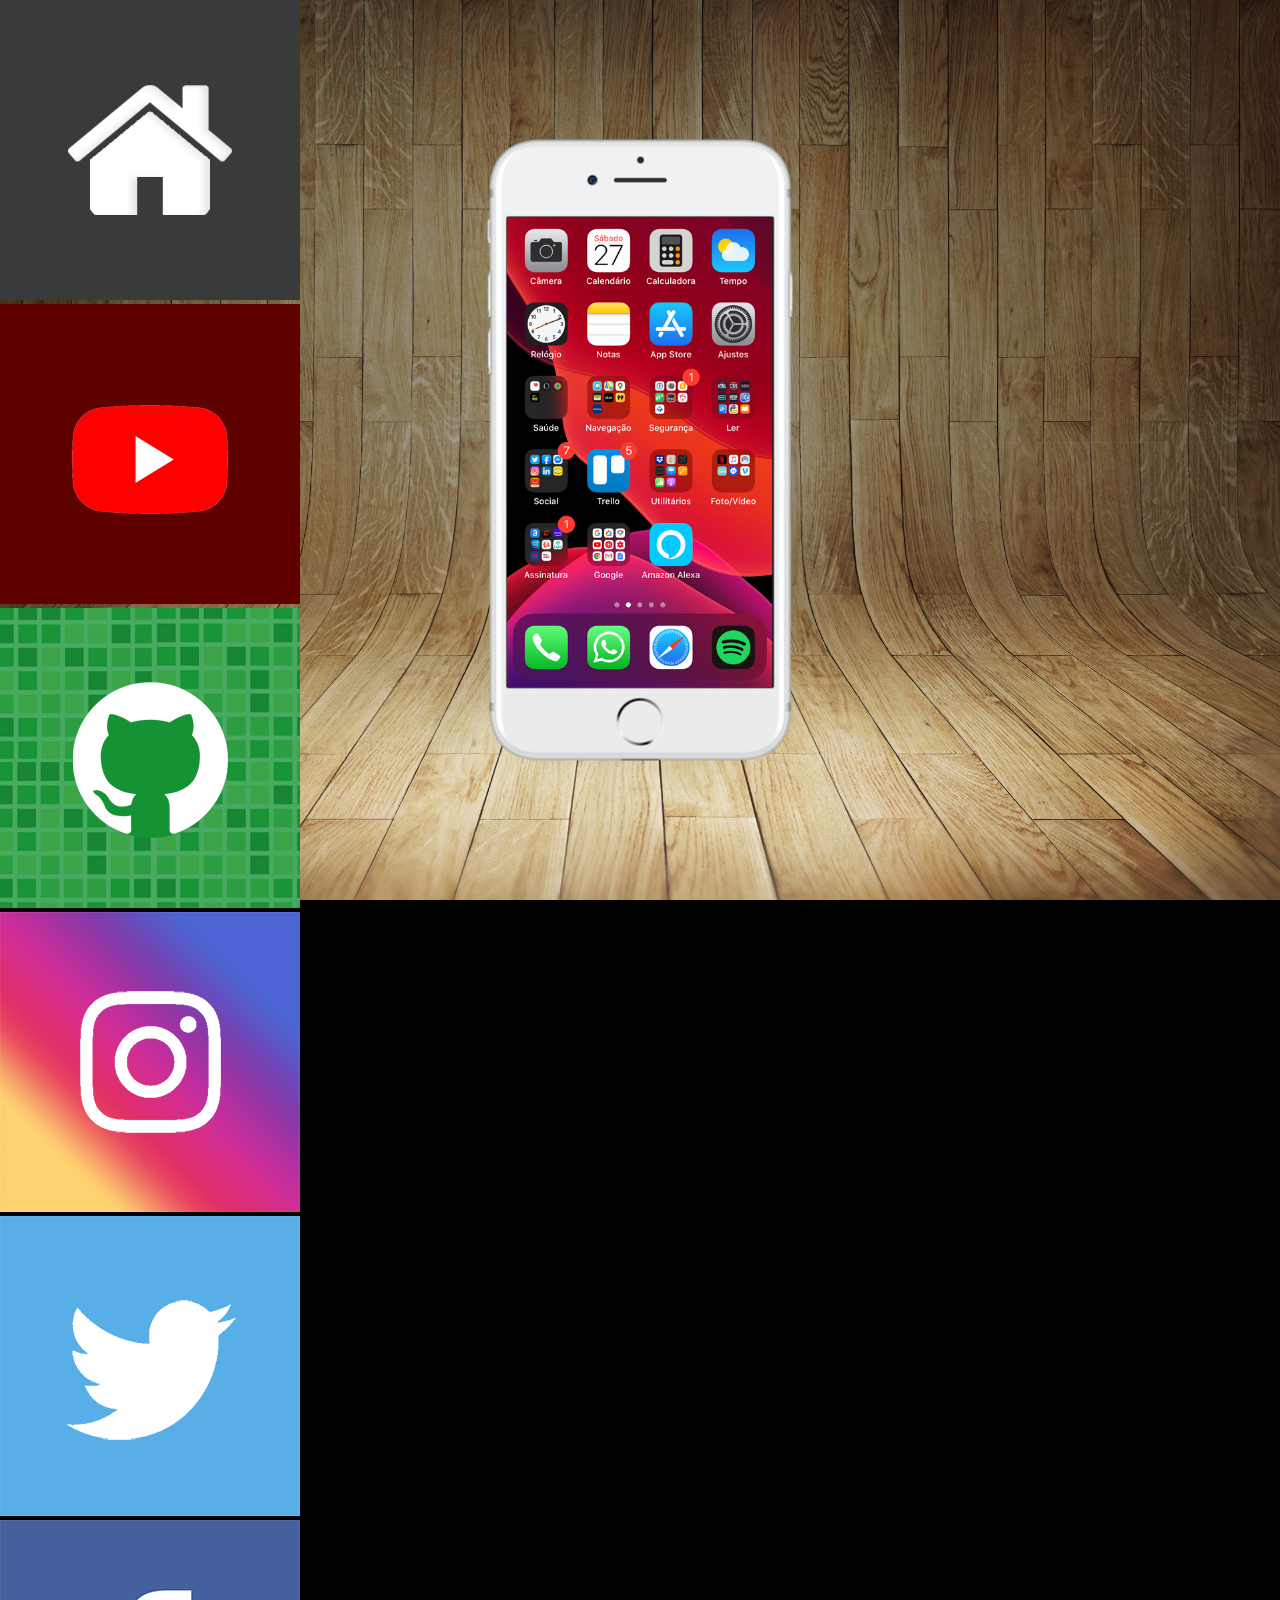
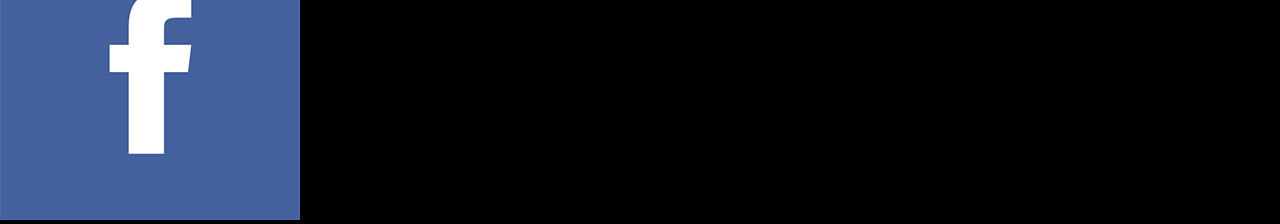
<file: index.html>
<!DOCTYPE html>
<html lang="pt-br">
<head>
    <meta charset="UTF-8">
    <meta name="viewport" content="width=device-width, initial-scale=1.0">
    <title>caramba</title>
    <link rel="shortcut icon" href="imagens/favicon.ico" type="image/x-icon">
    <link rel="stylesheet" href="estilo/style.css">
</head>
<body>
    <main>
        <section id="cel">
            <iframe src="home.html" frameborder="0" name="tela" id="tela"></iframe>
        </section>
        <section id="icon">
            <a href="home.html" target="tela"><img src="imagens/logo-home.jpg" alt=""></a><br>
            <a href="tela-youtube.html" target="tela"><img src="imagens/logo-youtube.jpg" alt=""></a><br>
            <a href="tela-git.html" target="tela"><img src="imagens/logo-github.jpg" alt=""></a><br>
            <a href="tela-insta.html" target="tela"><img src="imagens/logo-instagram.jpg" alt=""></a><br>
            <a href="tela-twiter.html" target="tela"><img src="imagens/logo-twitter.jpg" alt=""></a><br>
            <a href="tela-face.html" target="tela"><img src="imagens/logo-facebook.jpg" alt=""></a><br>
        </section>
    </main>
    
</body>
</html>
</file>
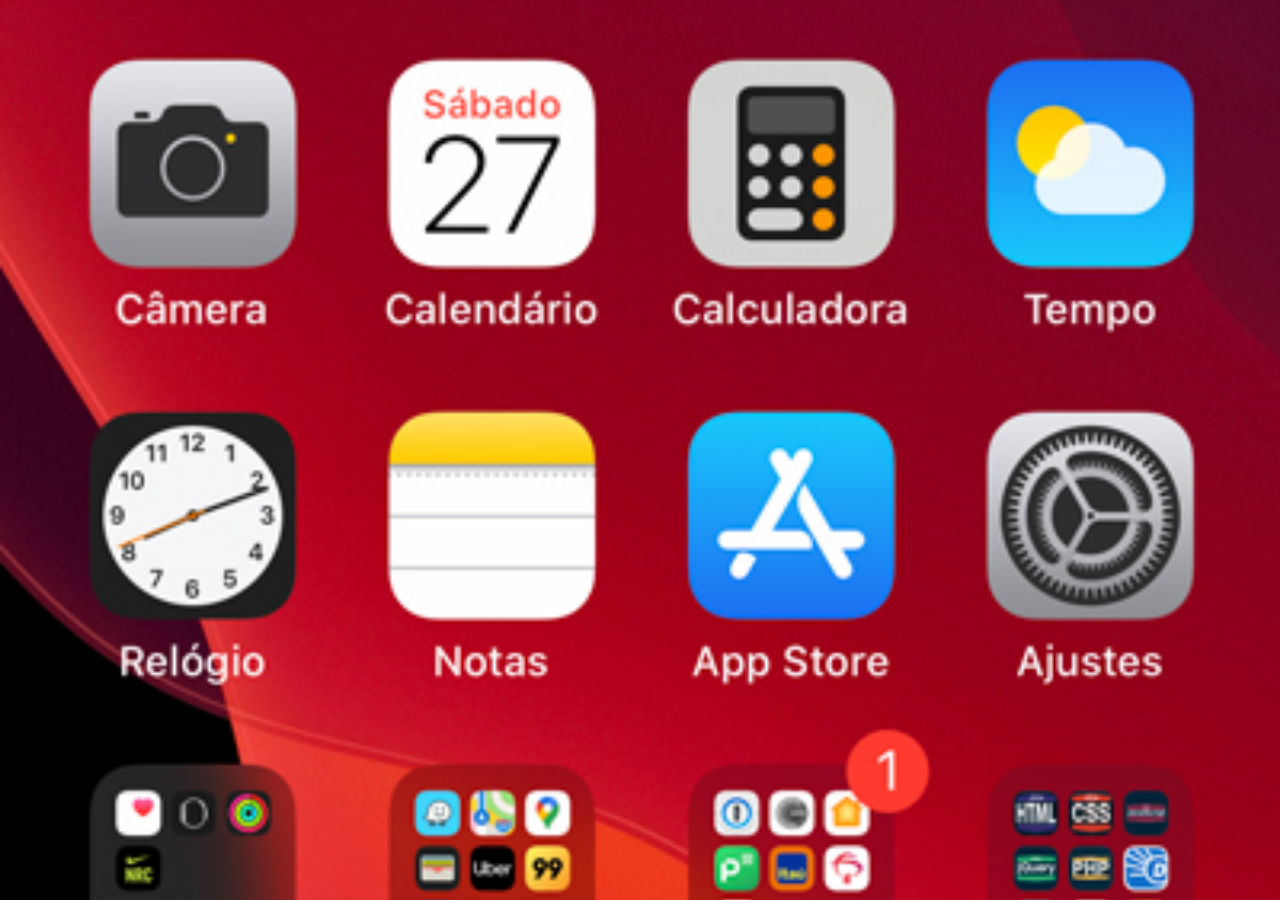
<file: home.html>
<!DOCTYPE html>
<html lang="en">
<head>
    <meta charset="UTF-8">
    <meta name="viewport" content="width=device-width, initial-scale=1.0">
    <title>Document</title>
</head>
<style>
    * {
        padding: 0%;
        margin: 0%;
    }
    body {
        background: url("imagens/tela-home.jpg") no-repeat top center;
        background-size: cover;
        background-attachment: fixed;
    }
</style>
<body>
    
</body>
</html>
</file>
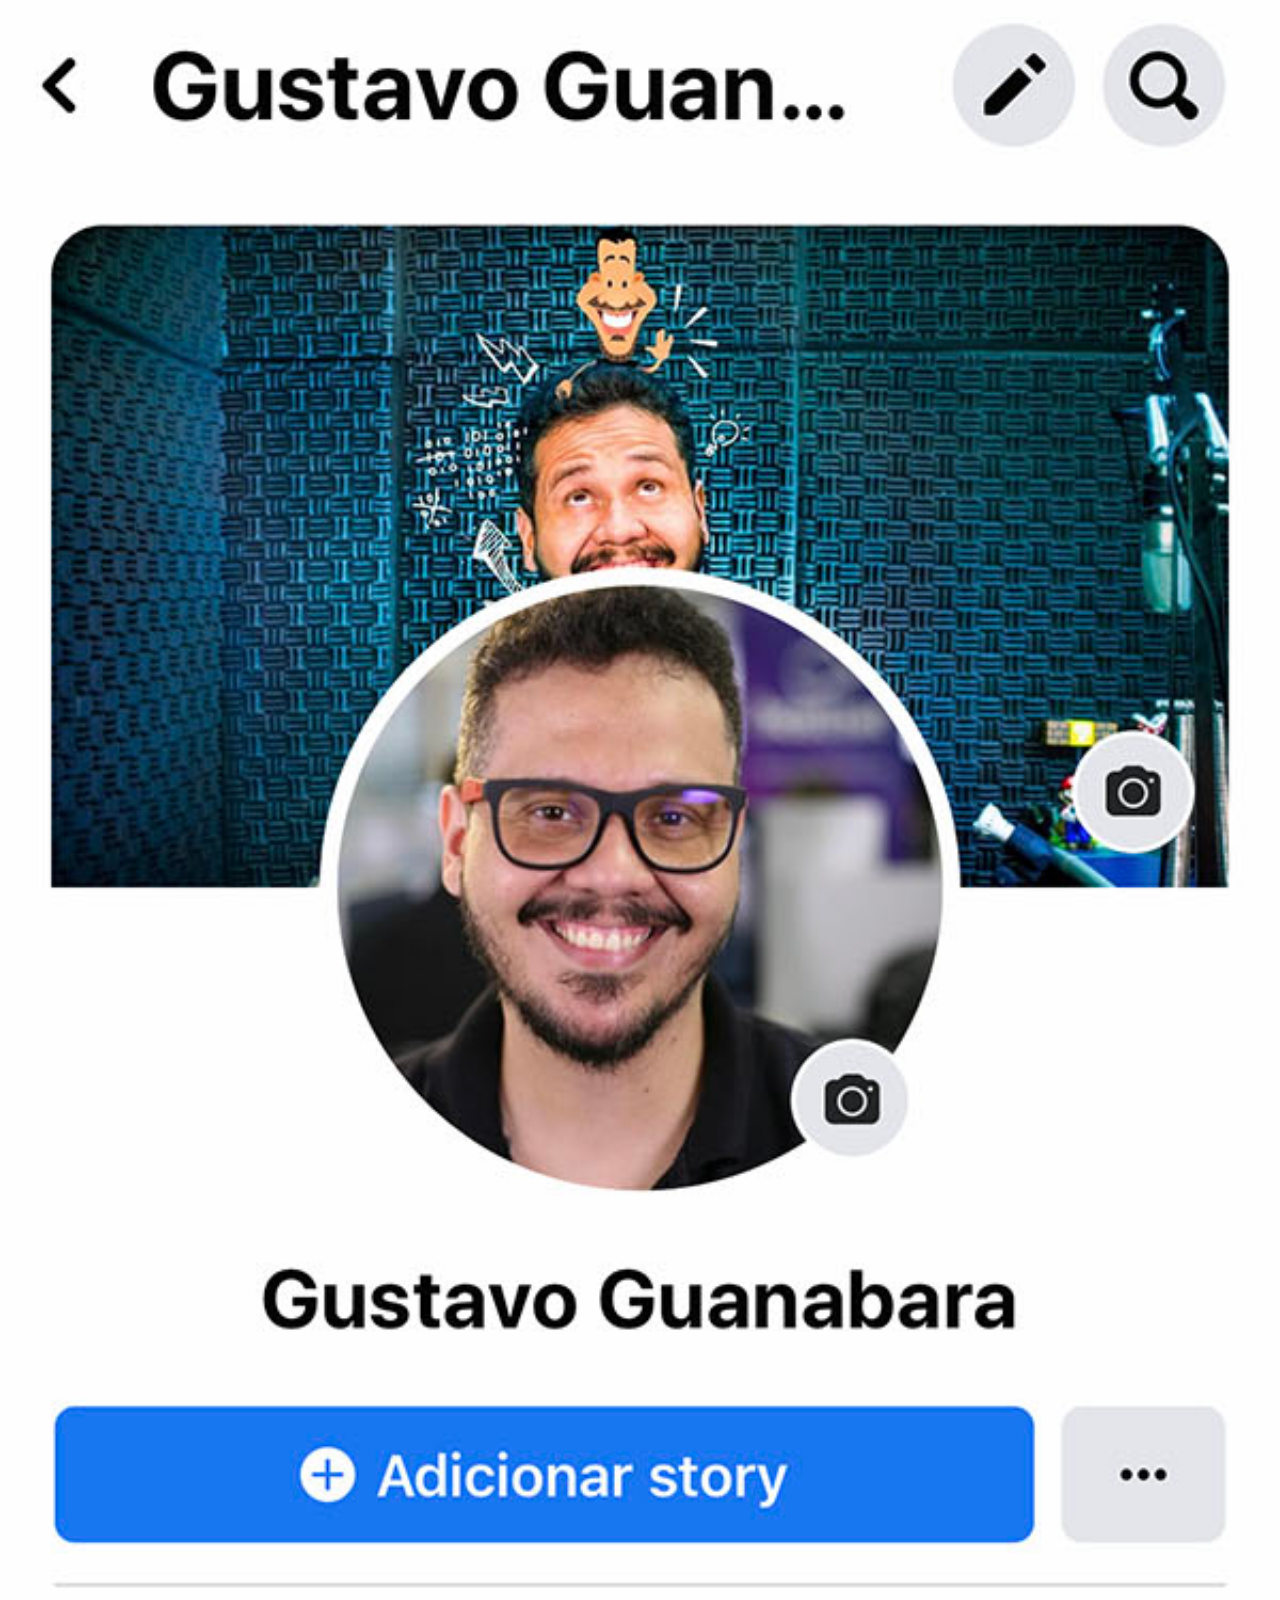
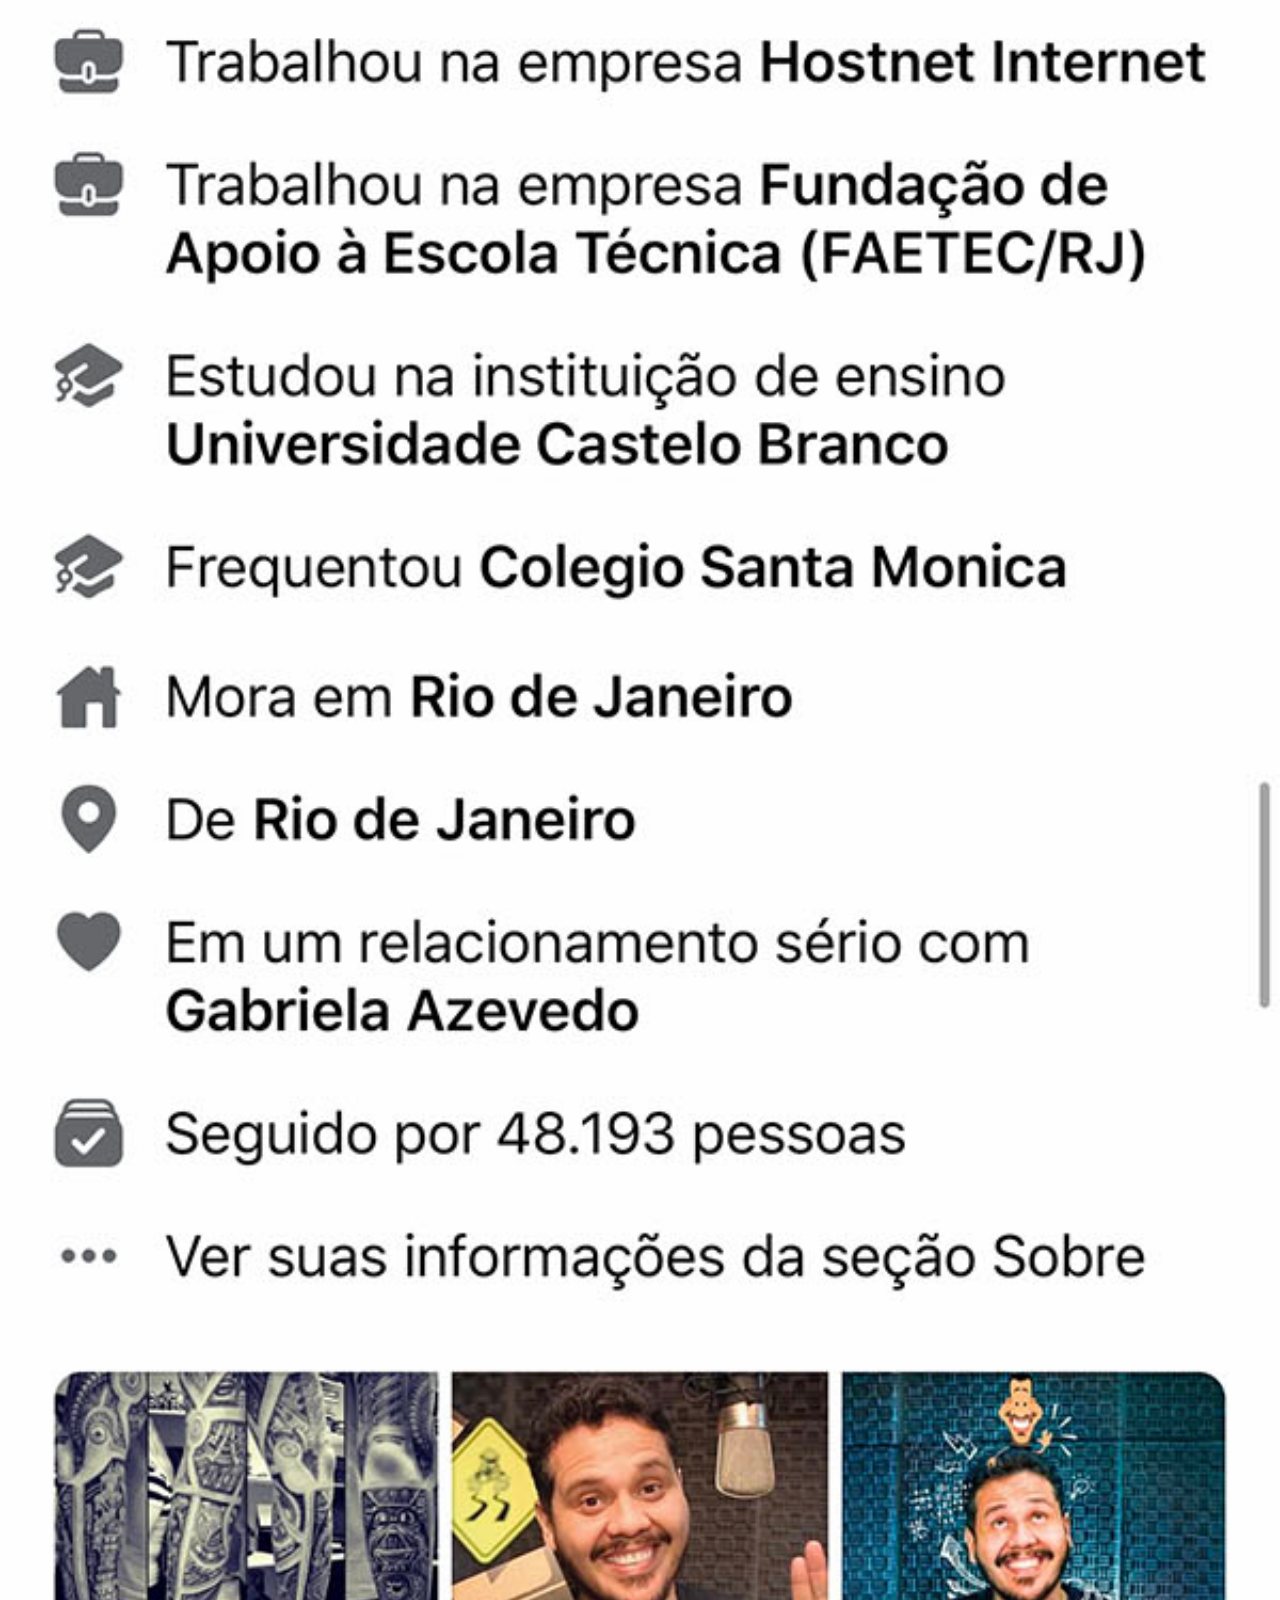
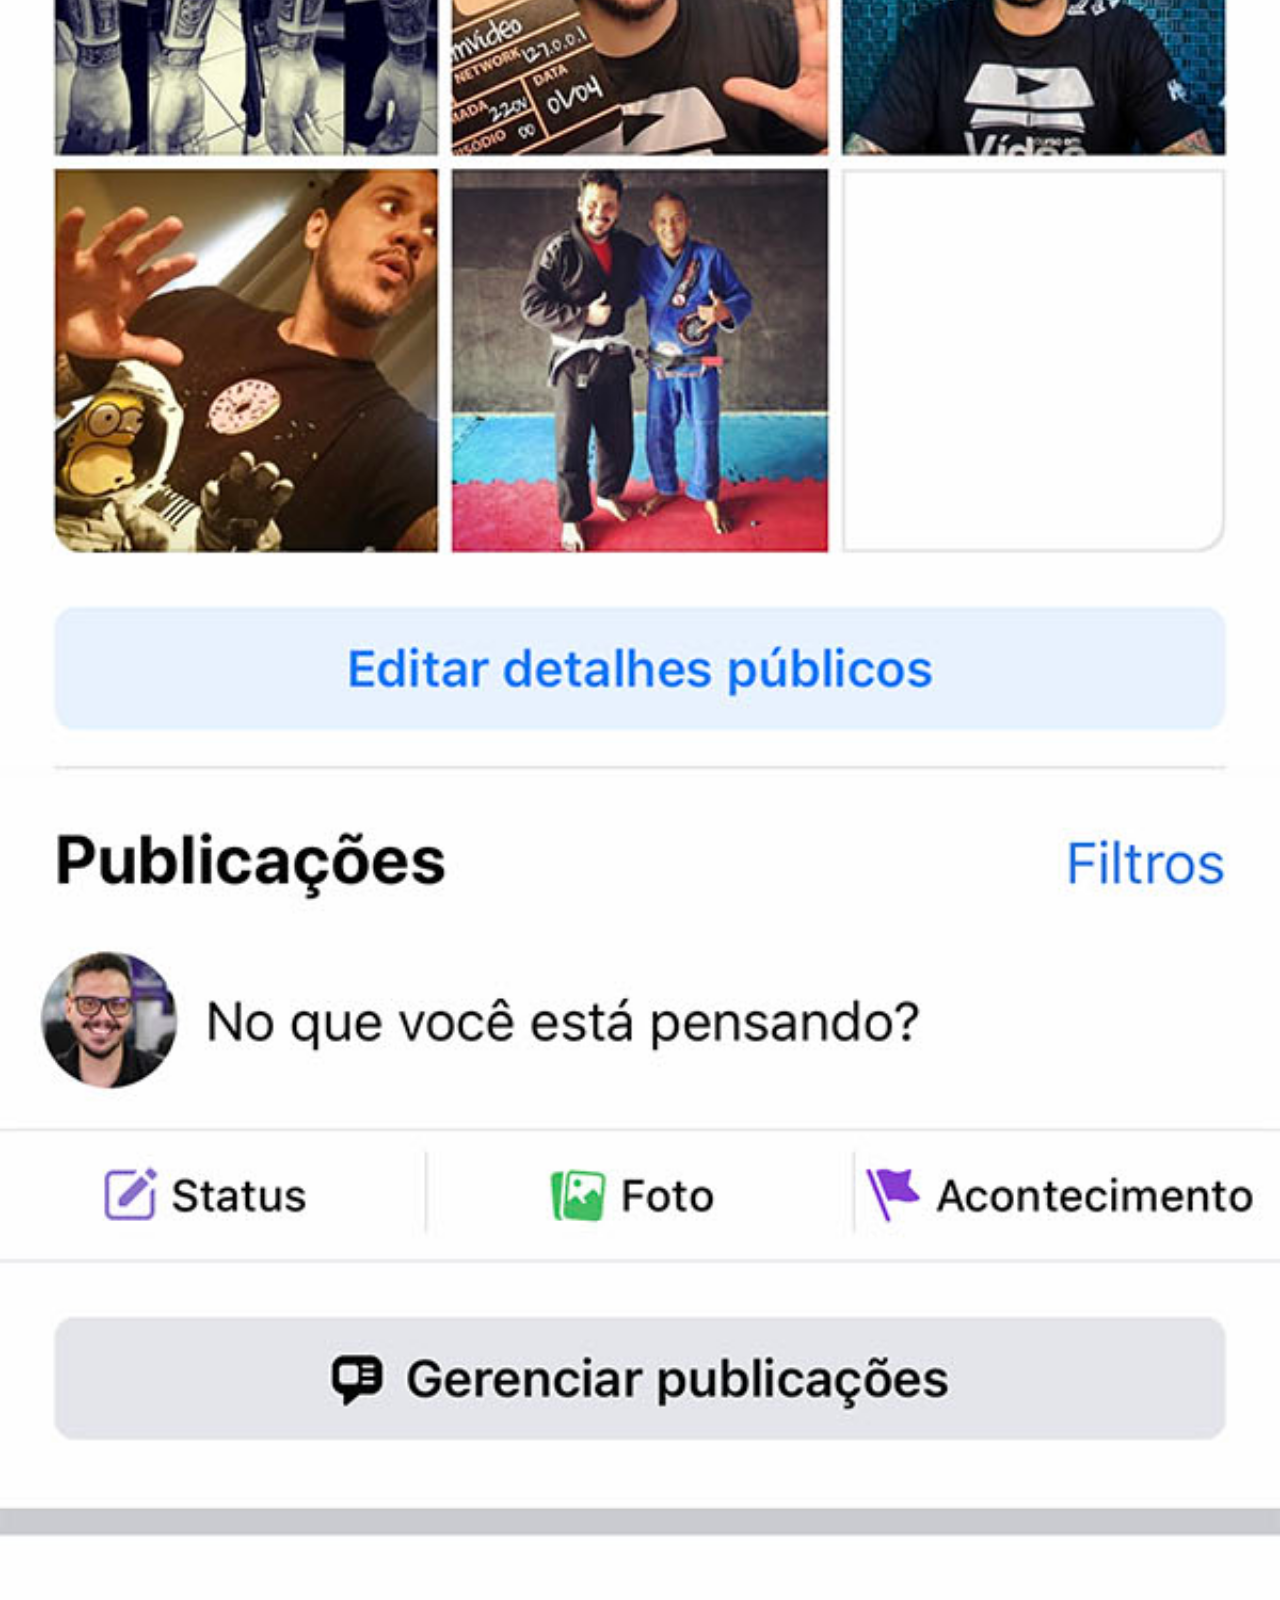
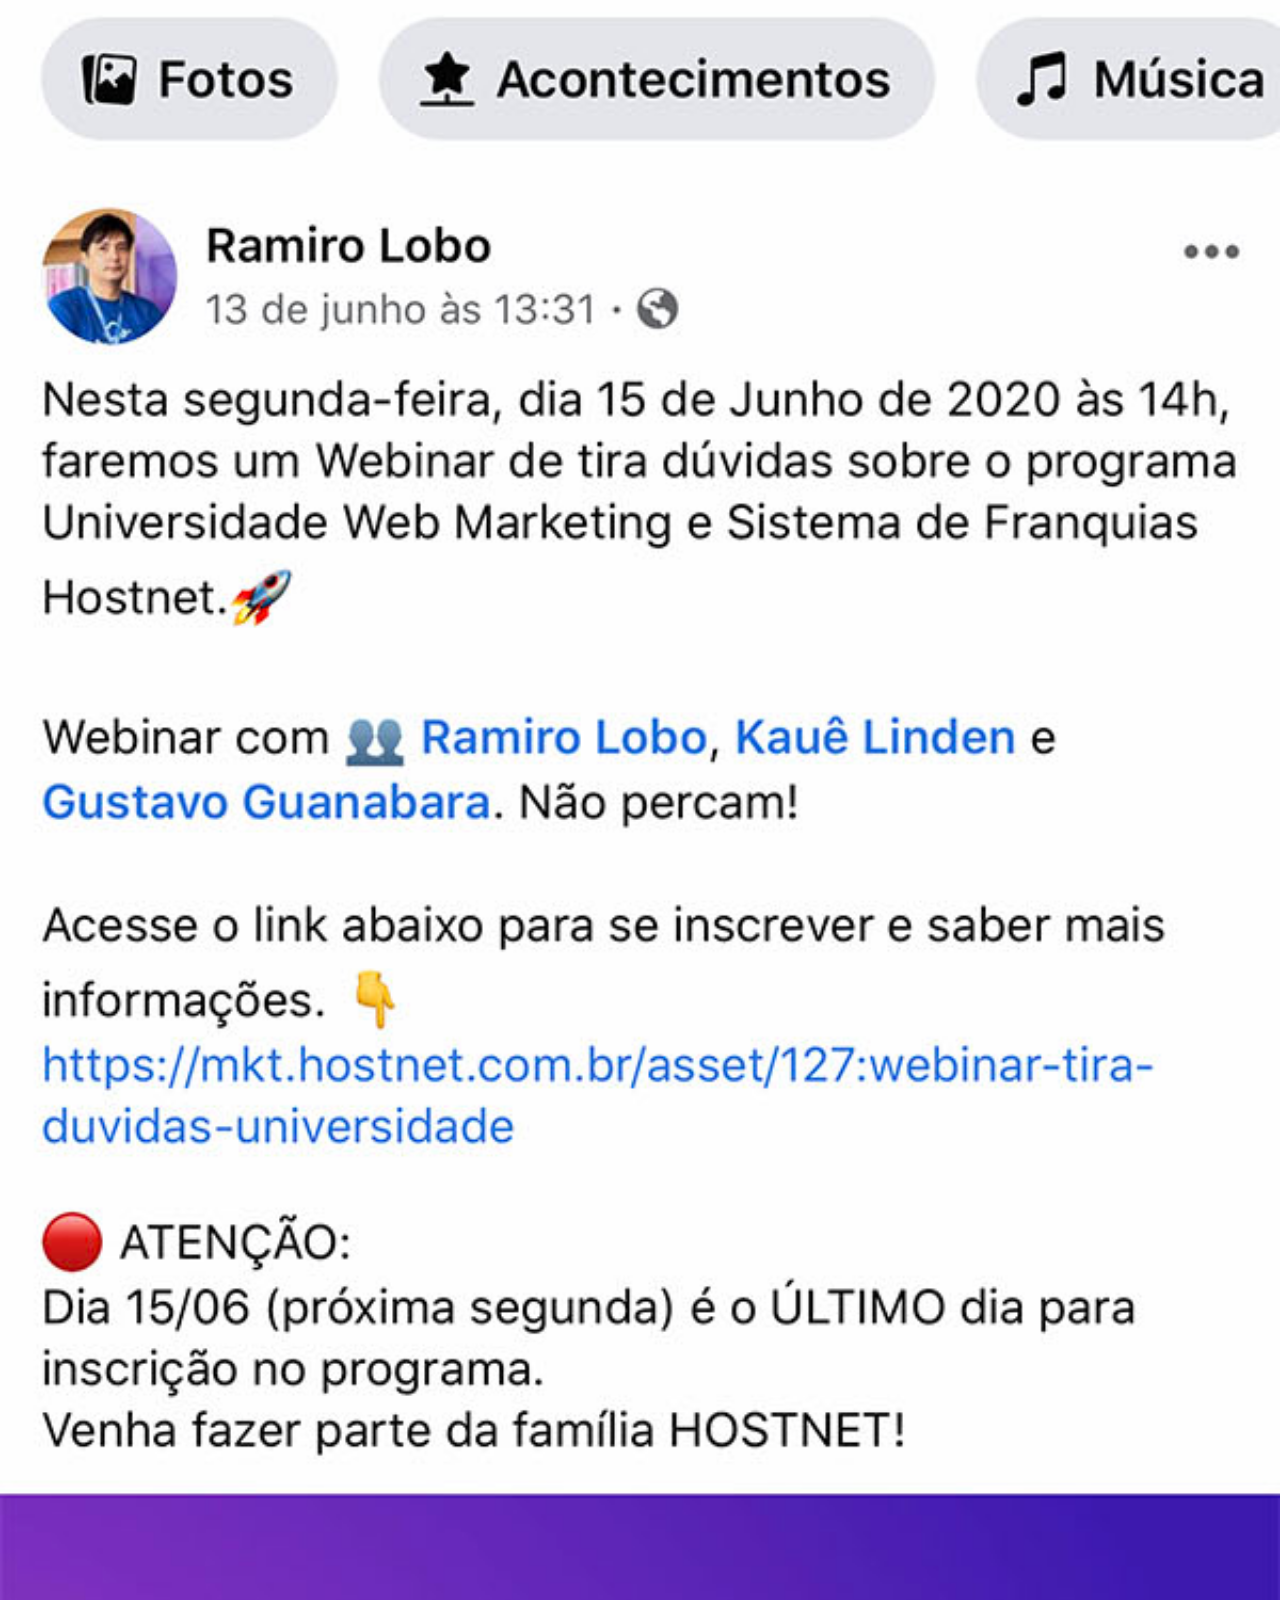
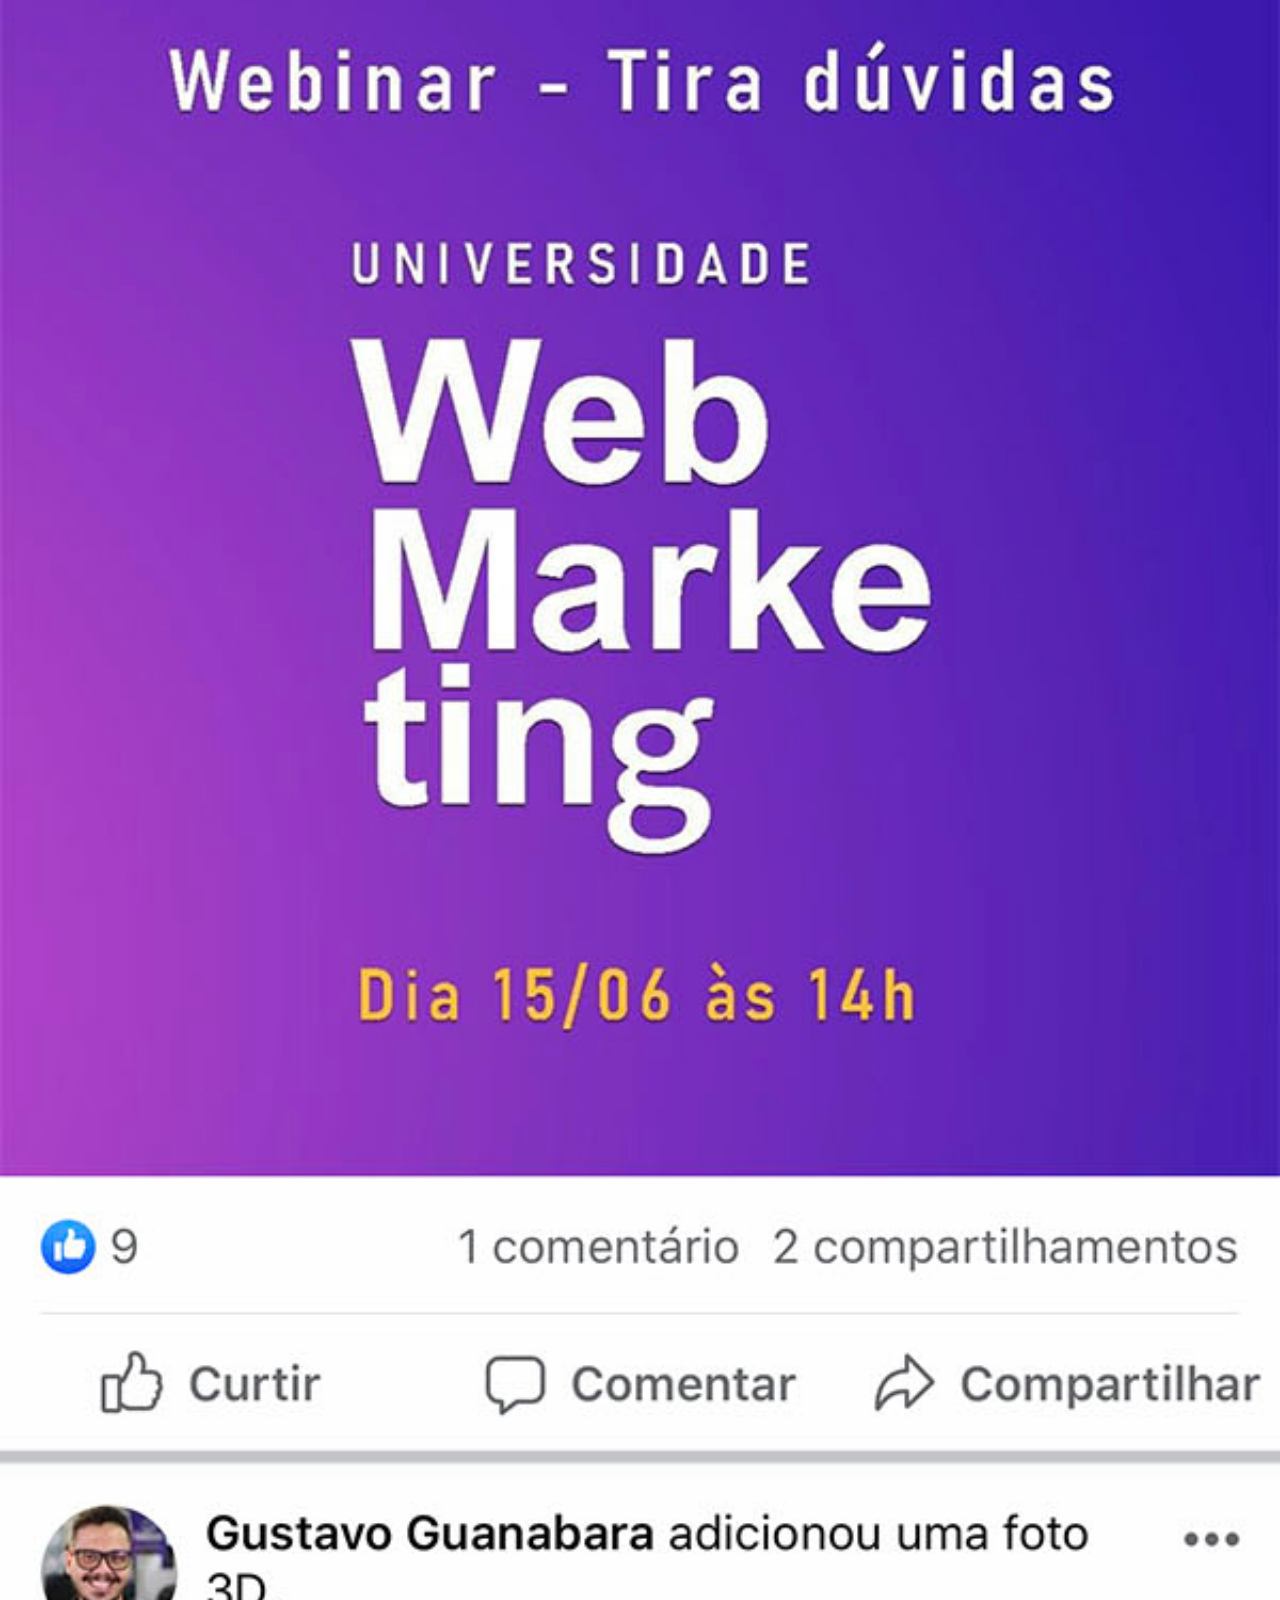
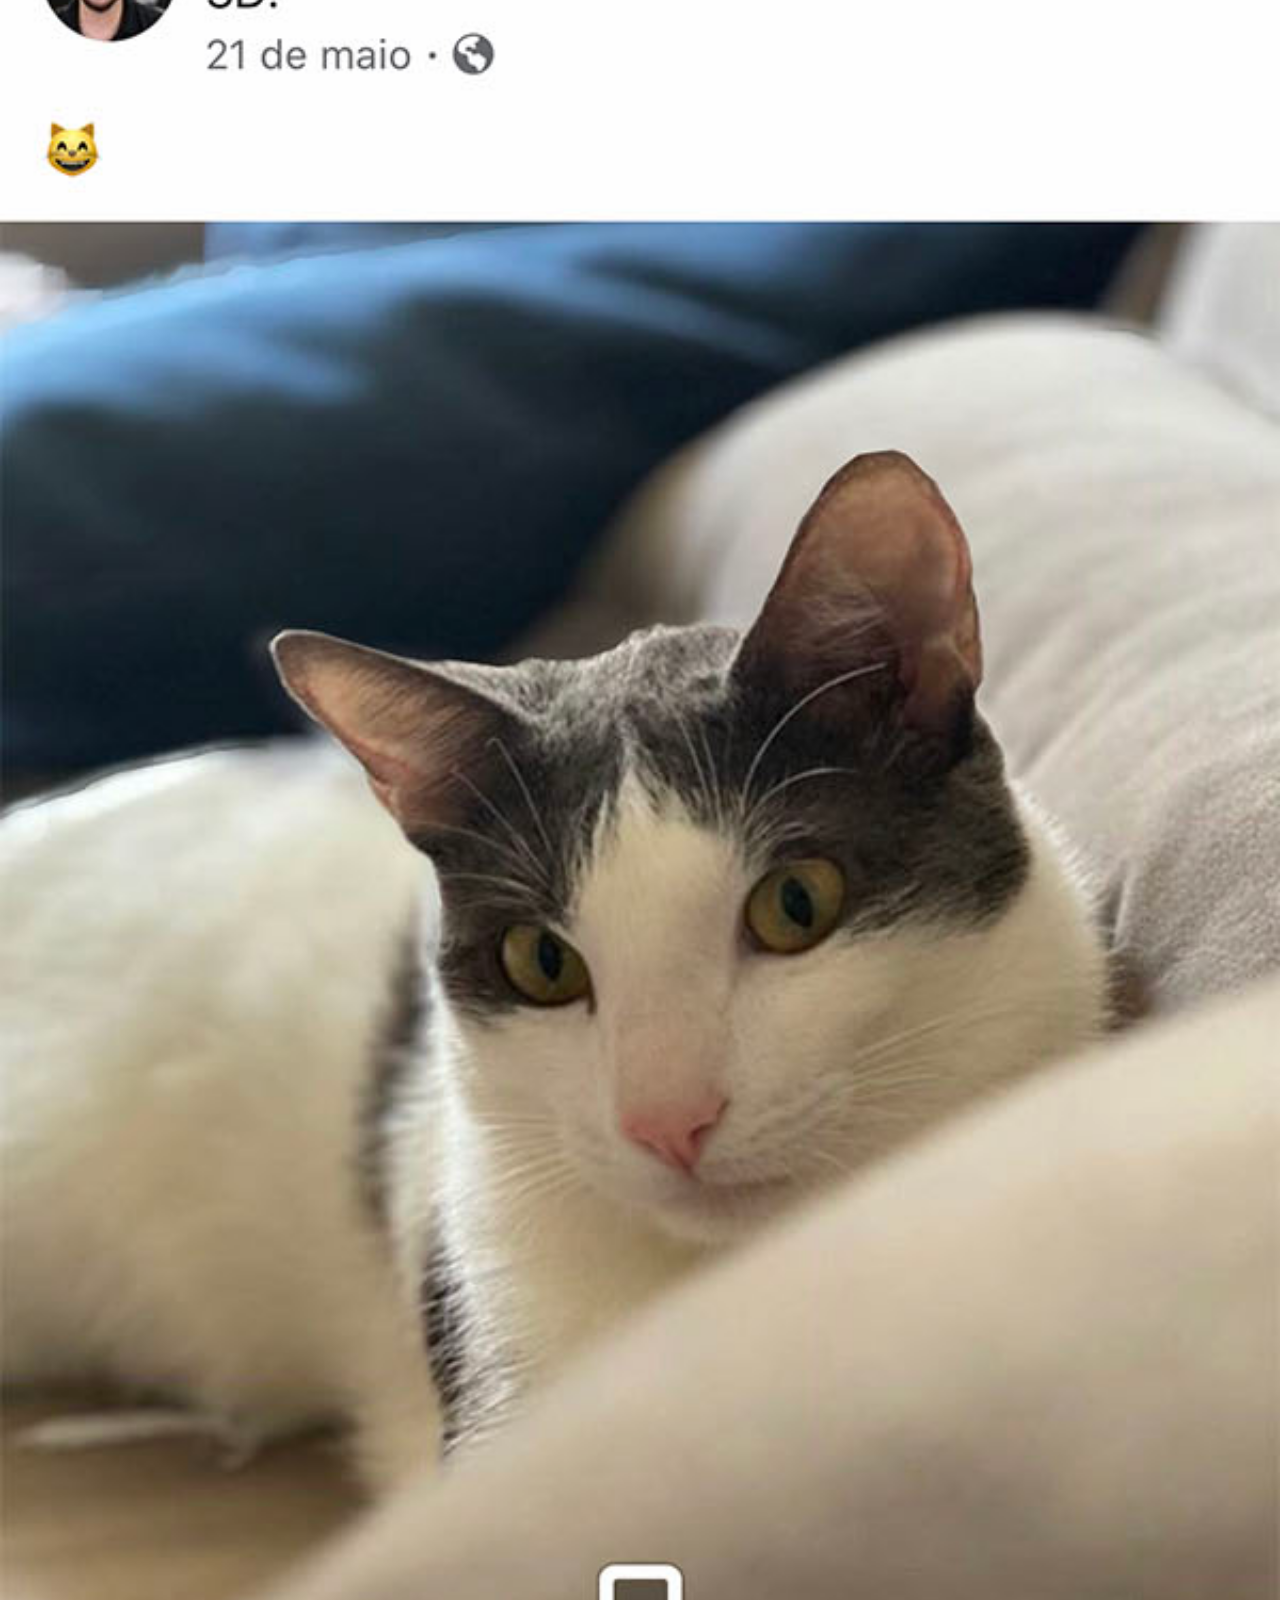
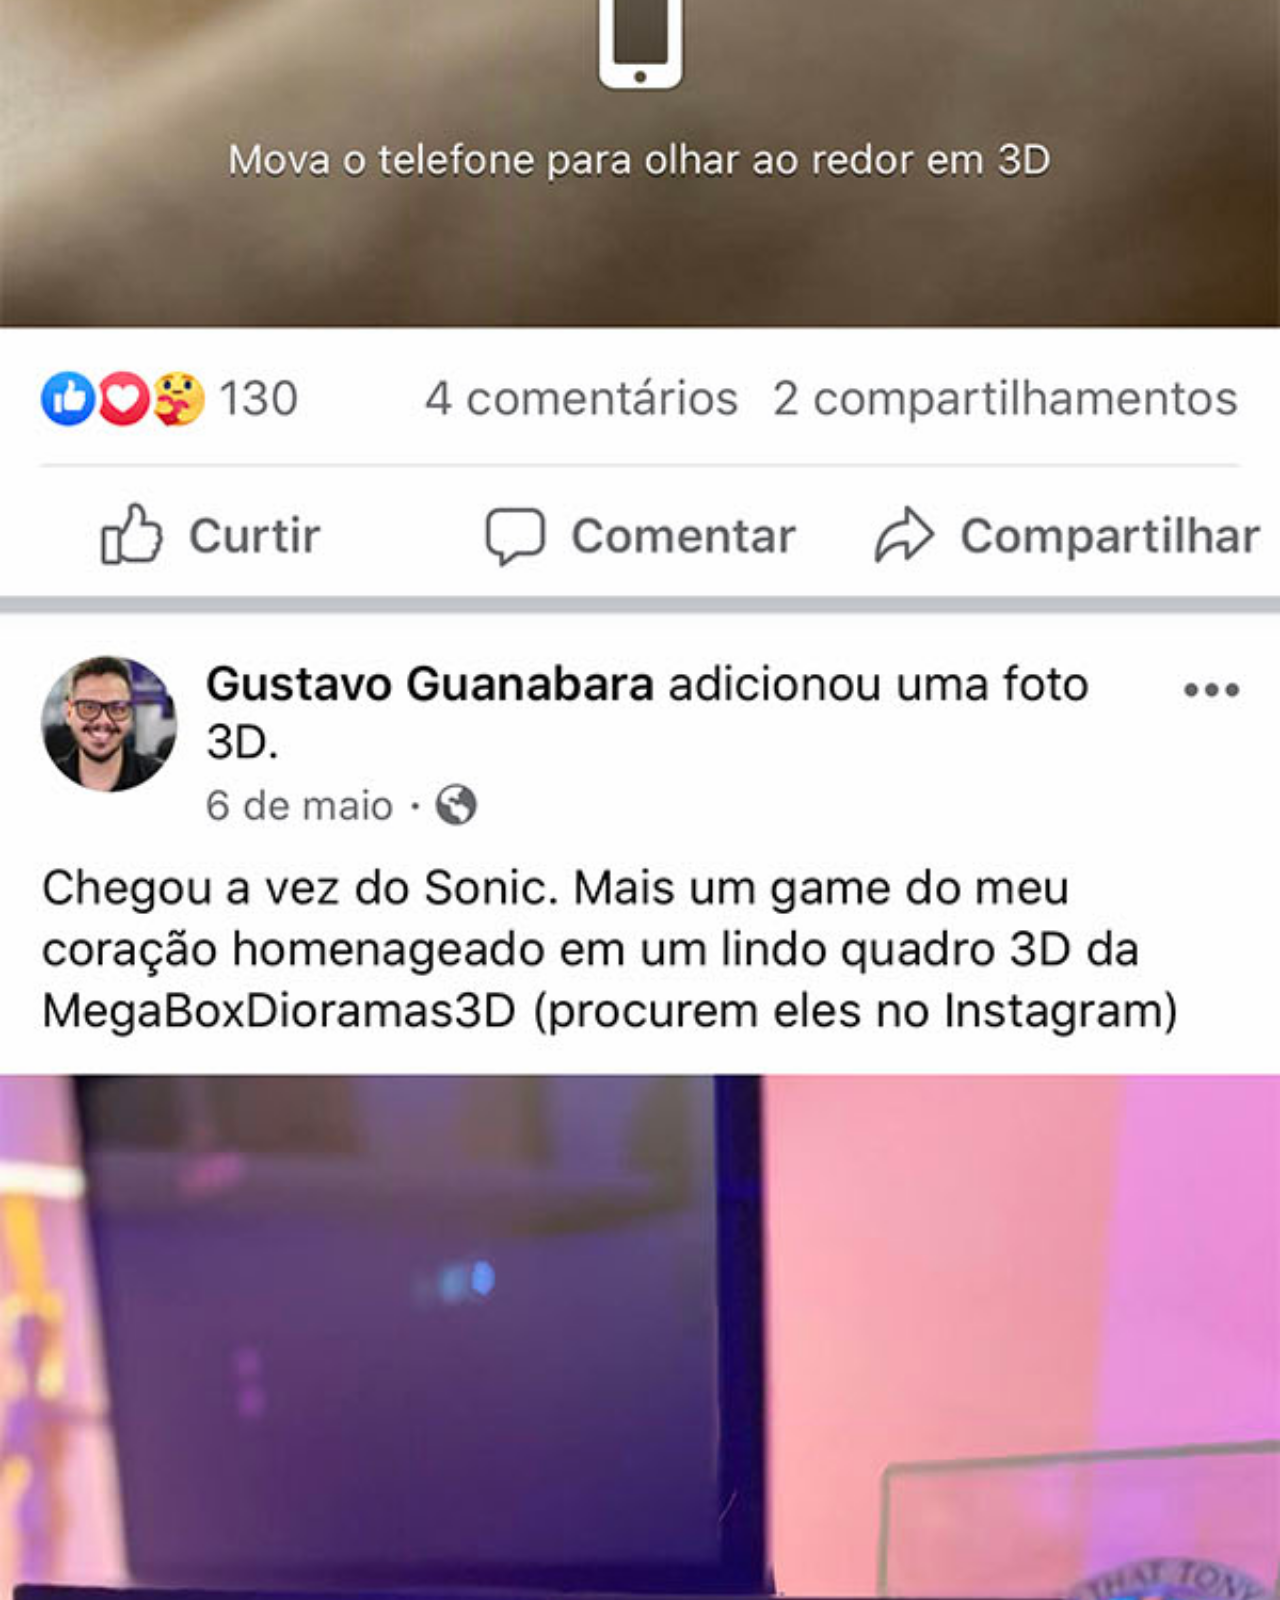
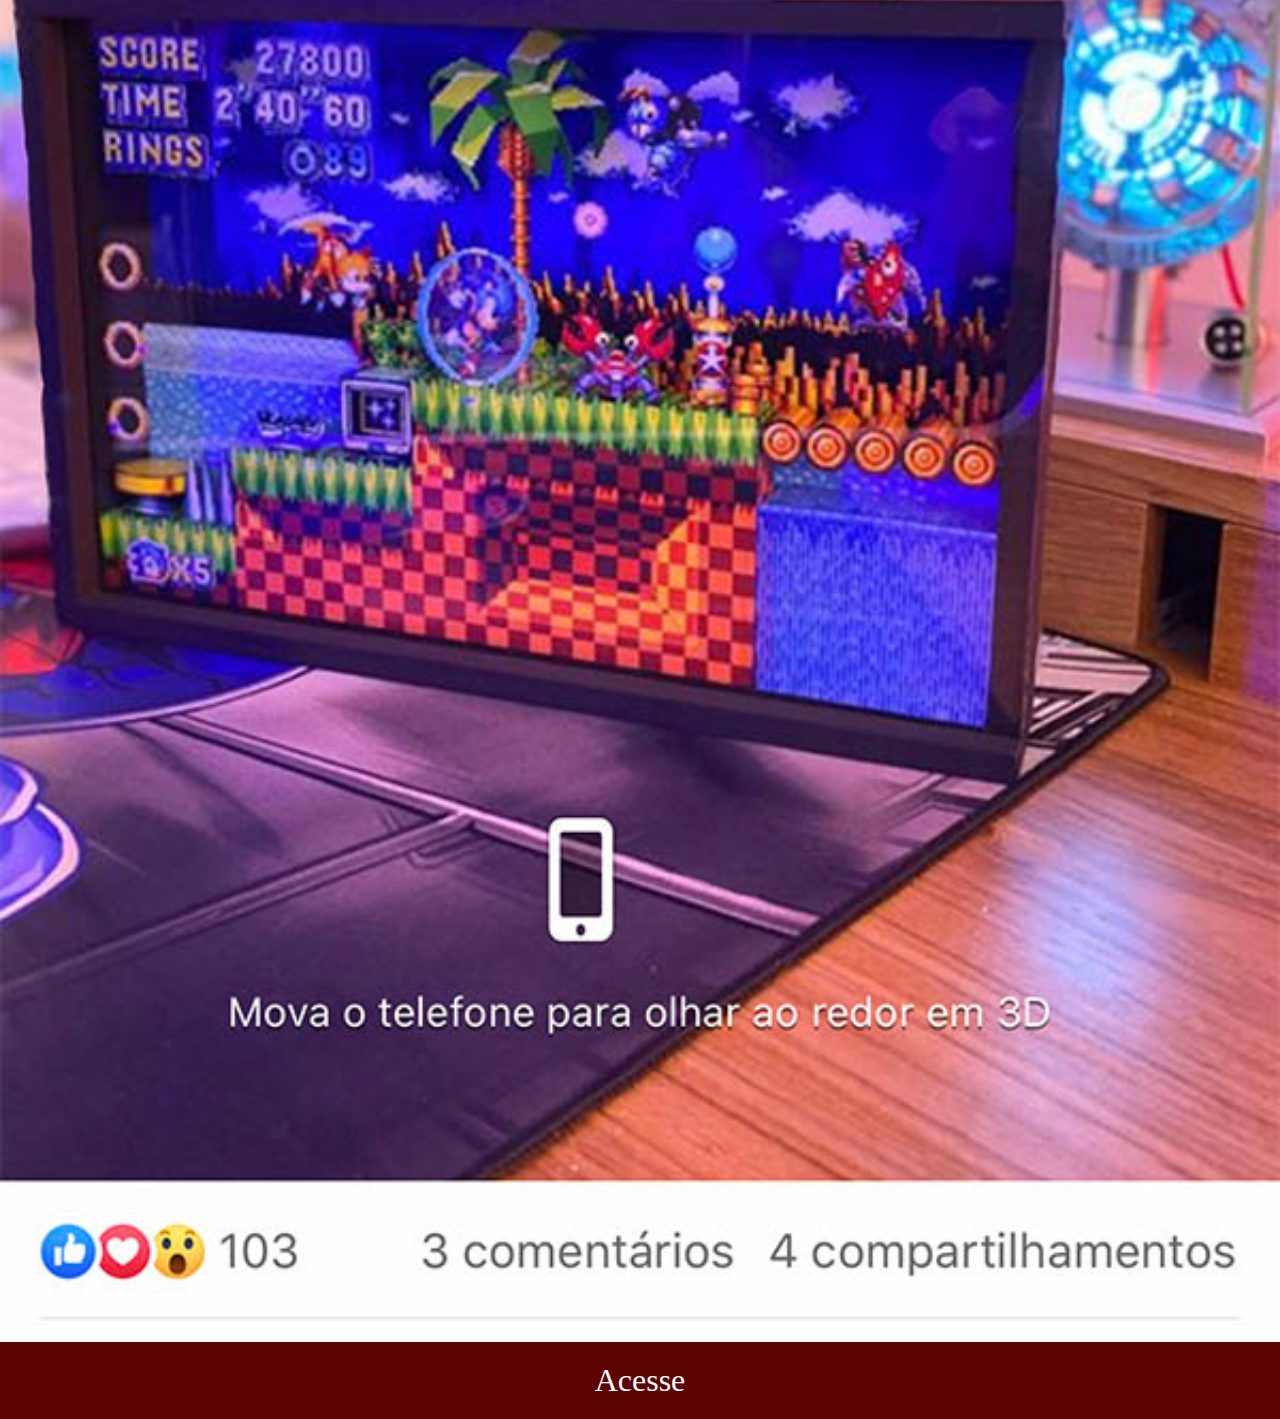
<file: tela-face.html>
<!DOCTYPE html>
<html lang="pt-br">
<head>
    <meta charset="UTF-8">
    <meta name="viewport" content="width=device-width, initial-scale=1.0">
    <title>Document</title>
    <style>
        * {
            margin: 0%;
            padding: 0%;
        }
        ::-webkit-scrollbar {
            width: 0px;
            height: 0px;
        }
        img {
            width: 100vw;
        }
        a {
            font-size: 2em;
            box-sizing: border-box;
            padding: 20px;
            text-decoration: none;
            text-align: center;
            color: white;
            display: block;
            background-color: rgb(92, 3, 3);
        }
        a:hover {
            font-size: 3em;
        }
    </style>
</head>
<body>
    <img src="imagens/tela-facebook.jpg" alt="">
    <a href="#">Acesse</a>
    
</body>
</html>
</file>
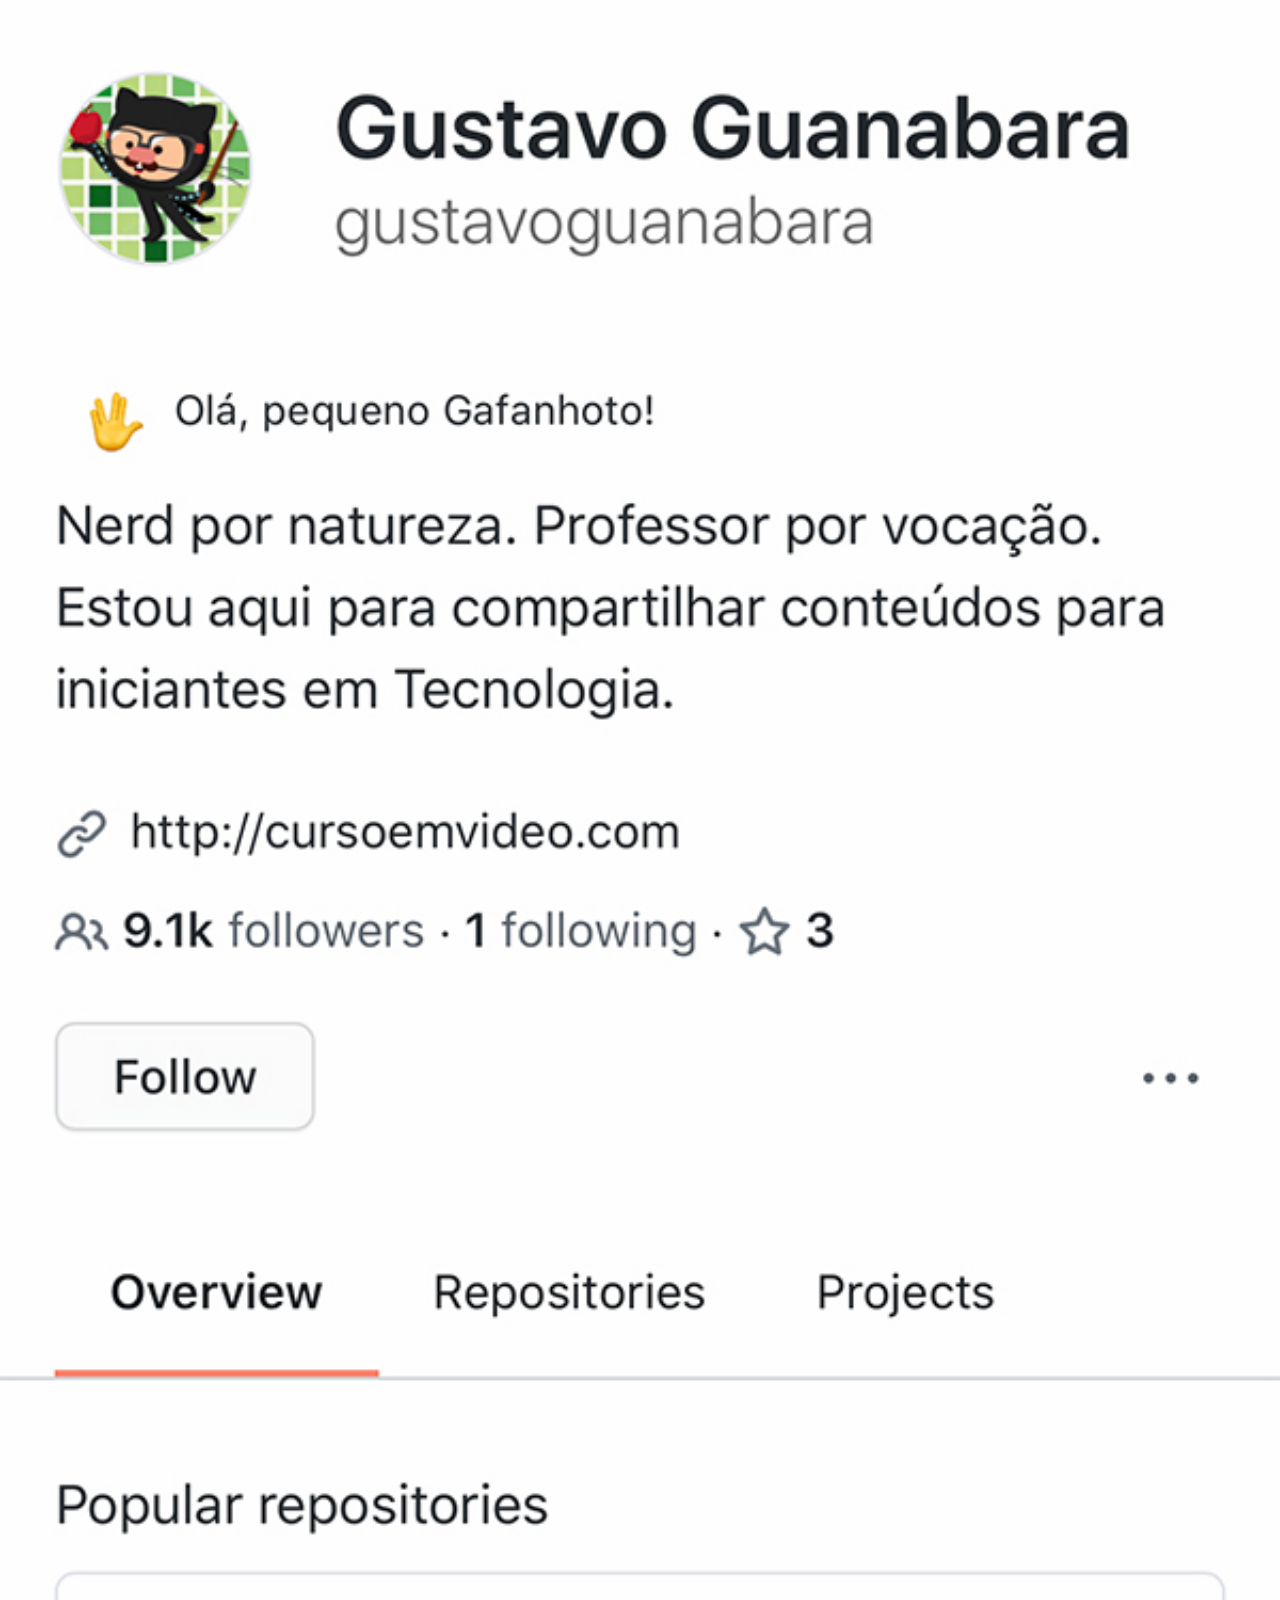
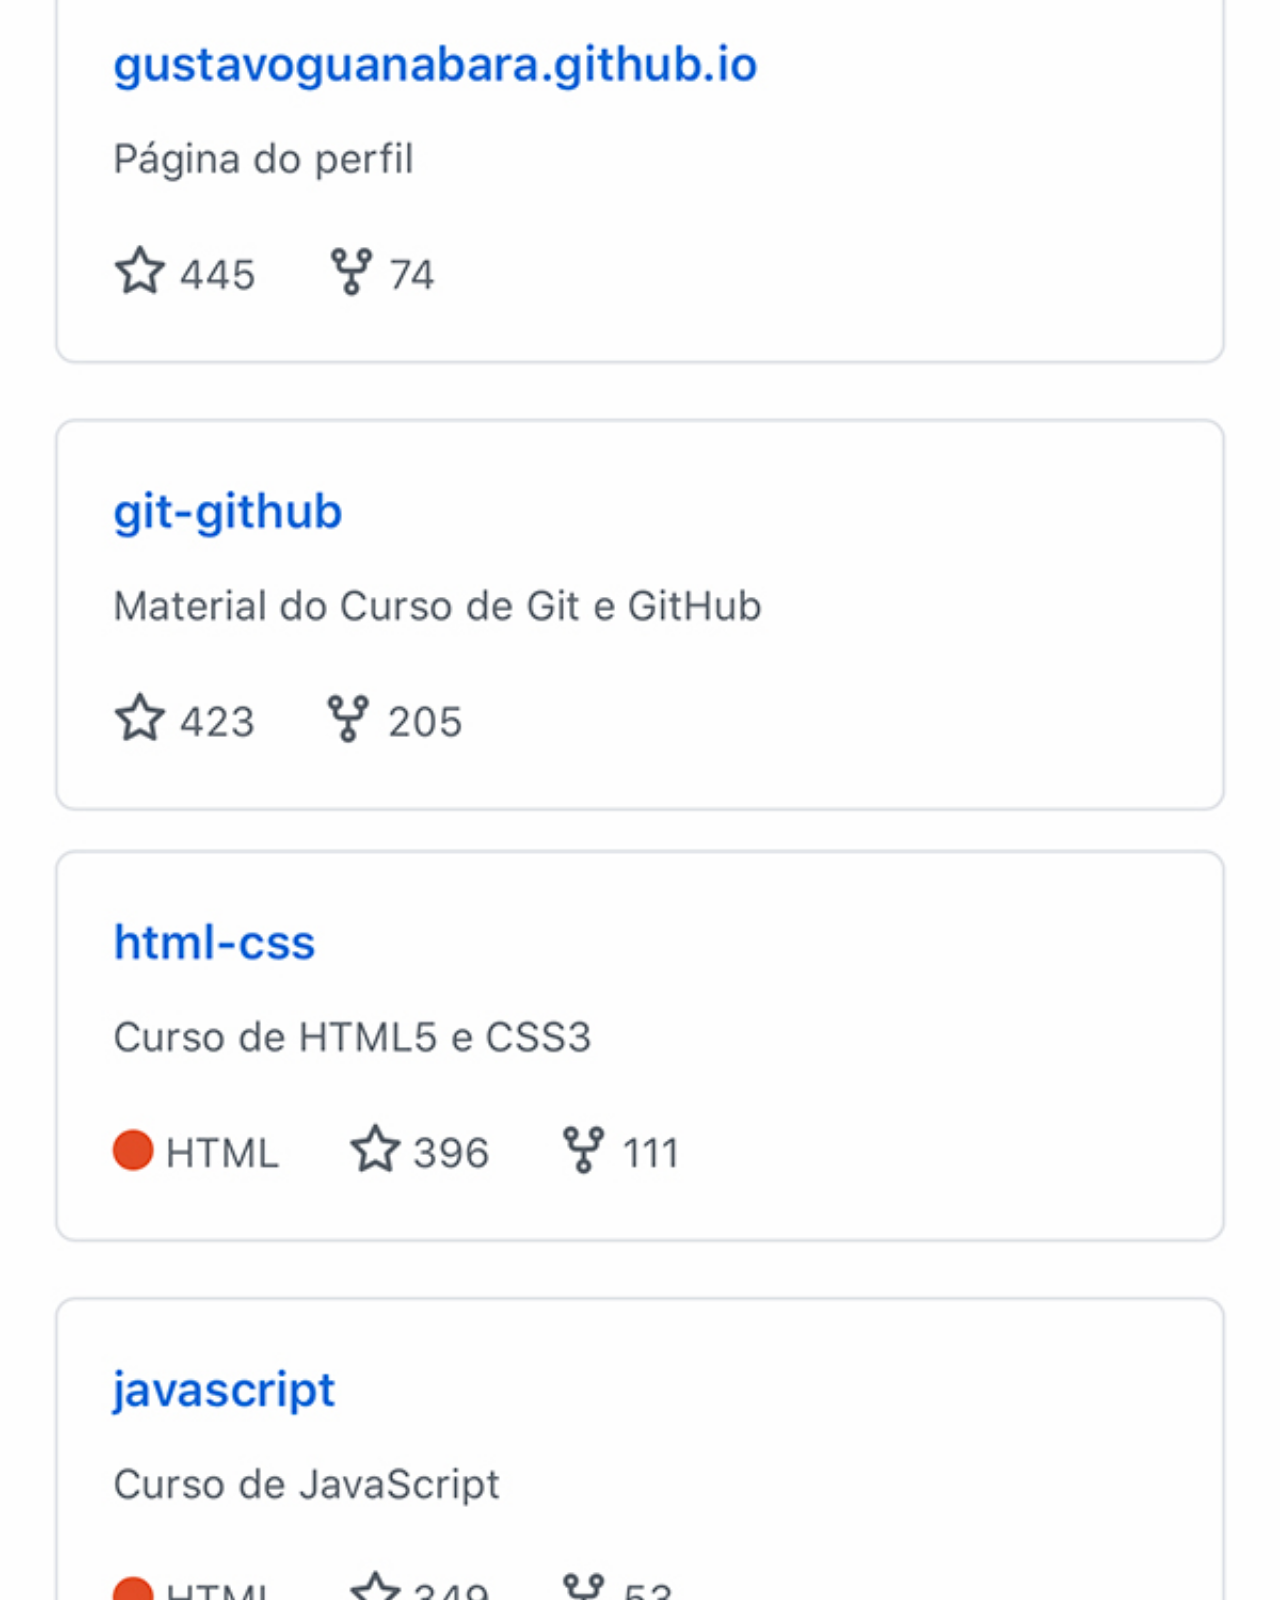
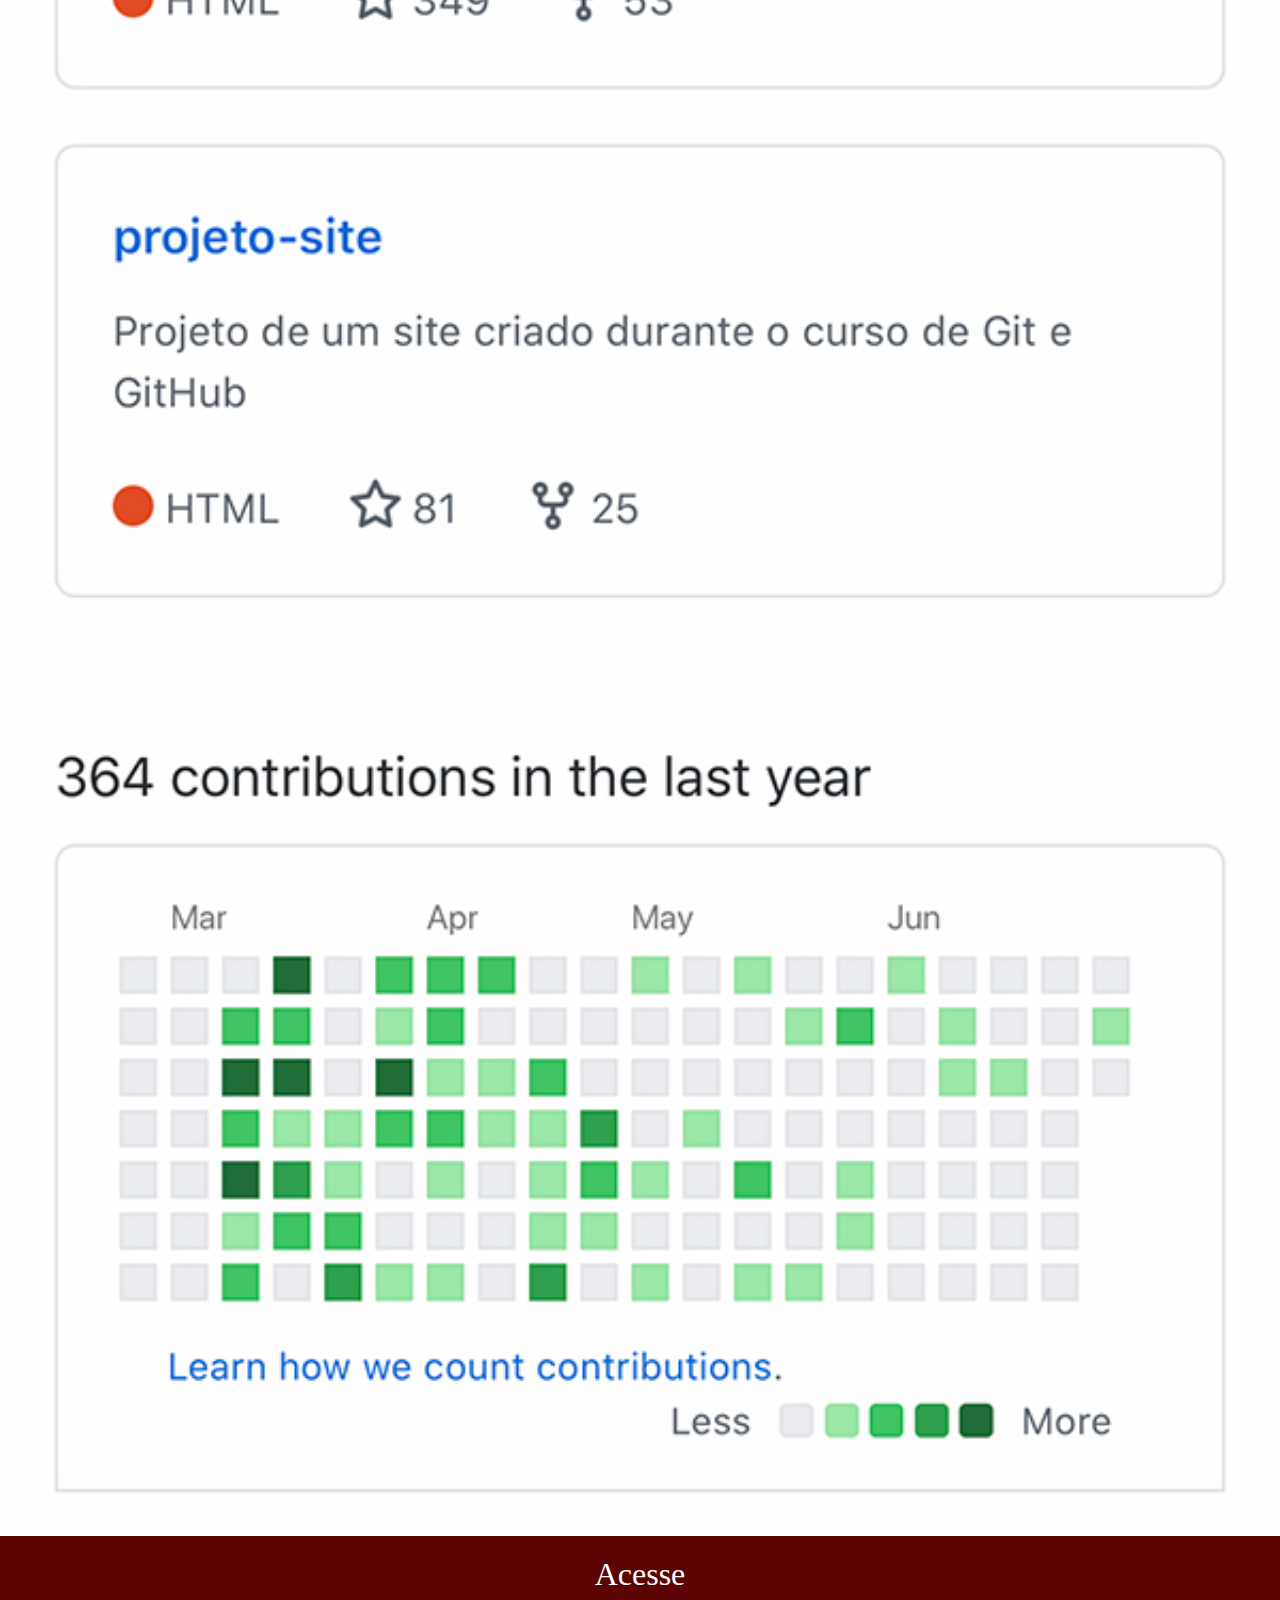
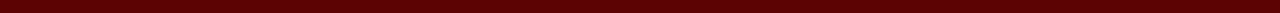
<file: tela-git.html>
<!DOCTYPE html>
<html lang="pt-br">
<head>
    <meta charset="UTF-8">
    <meta name="viewport" content="width=device-width, initial-scale=1.0">
    <title>Document</title>
    <style>
        * {
            margin: 0%;
            padding: 0%;
        }
        ::-webkit-scrollbar {
            width: 0px;
            height: 0px;
        }
        img {
            width: 100vw;
        }
        a {
            font-size: 2em;
            box-sizing: border-box;
            padding: 20px;
            text-decoration: none;
            text-align: center;
            color: white;
            display: block;
            background-color: rgb(92, 3, 3);
        }
        a:hover {
            font-size: 3em;
        }
    </style>
</head>
<body>
    <img src="imagens/tela-github.jpg" alt="">
    <a href="#">Acesse</a>
    
</body>
</html>
</file>
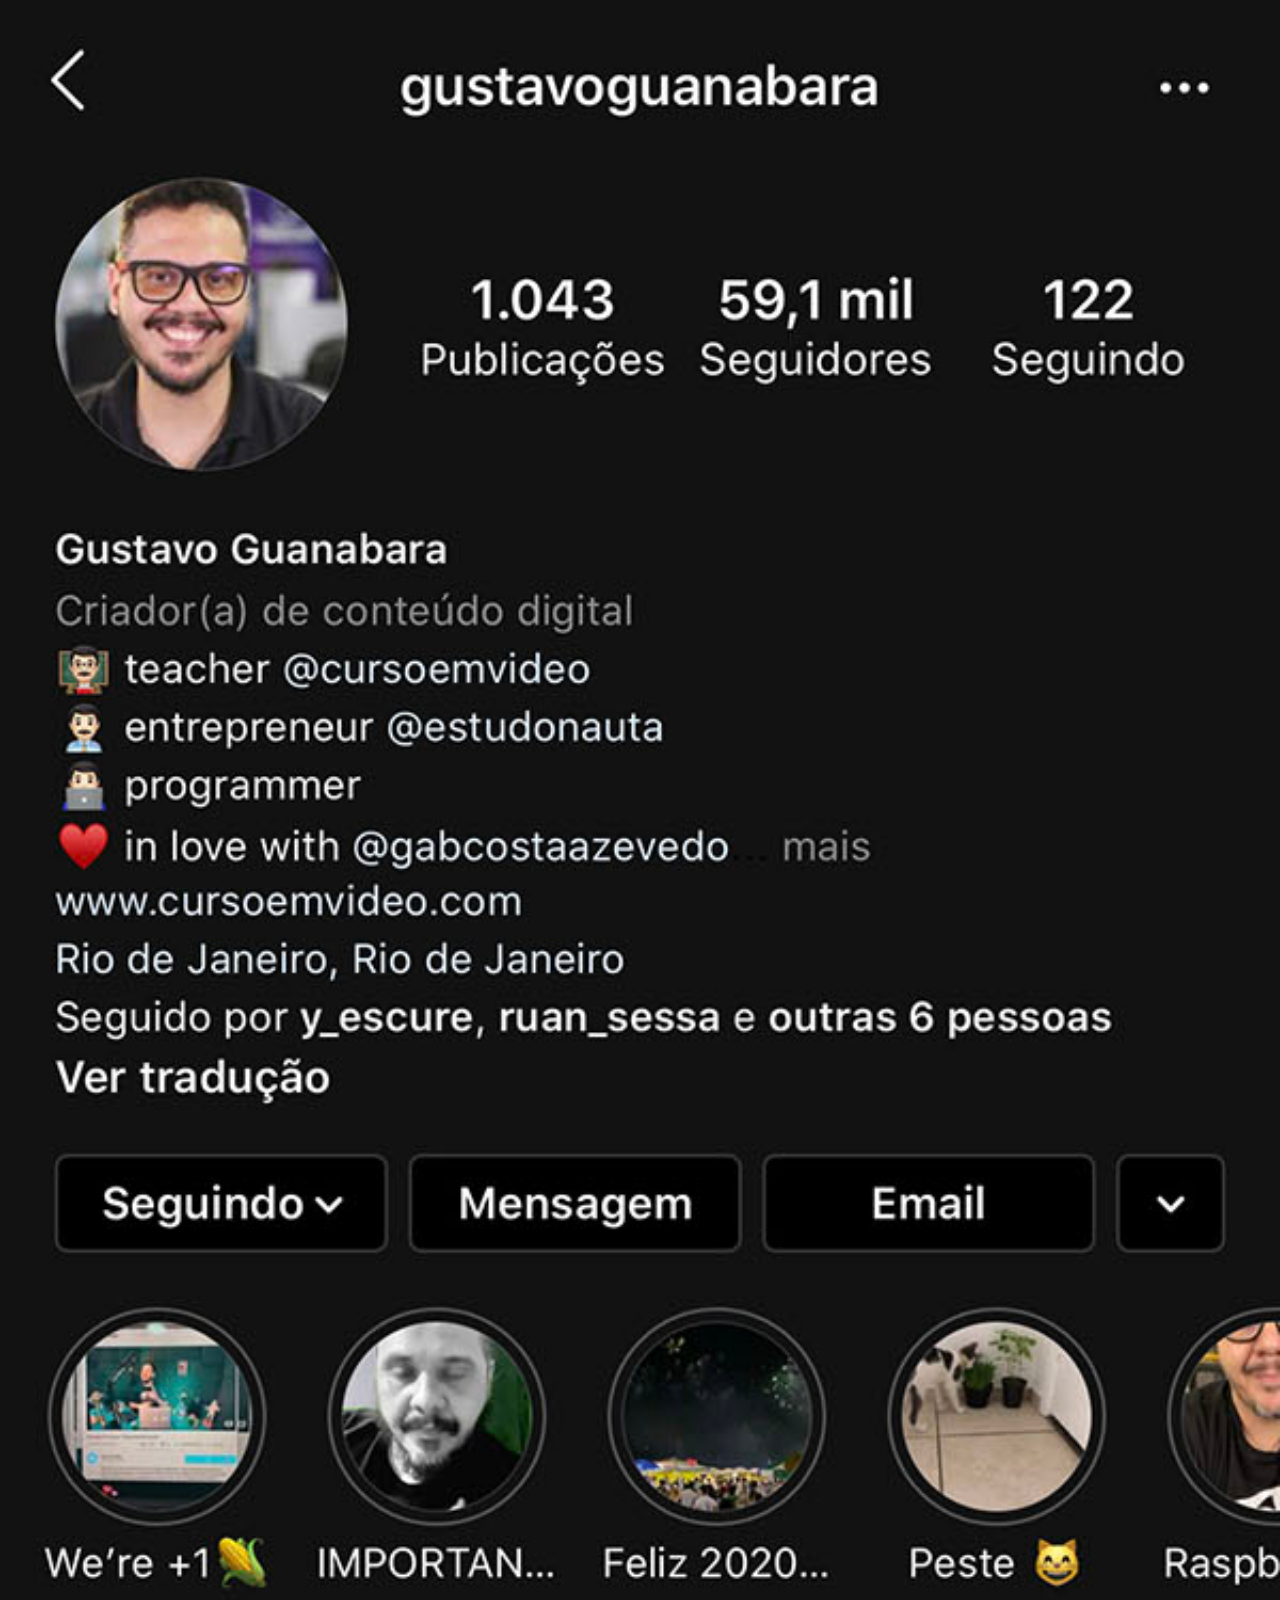
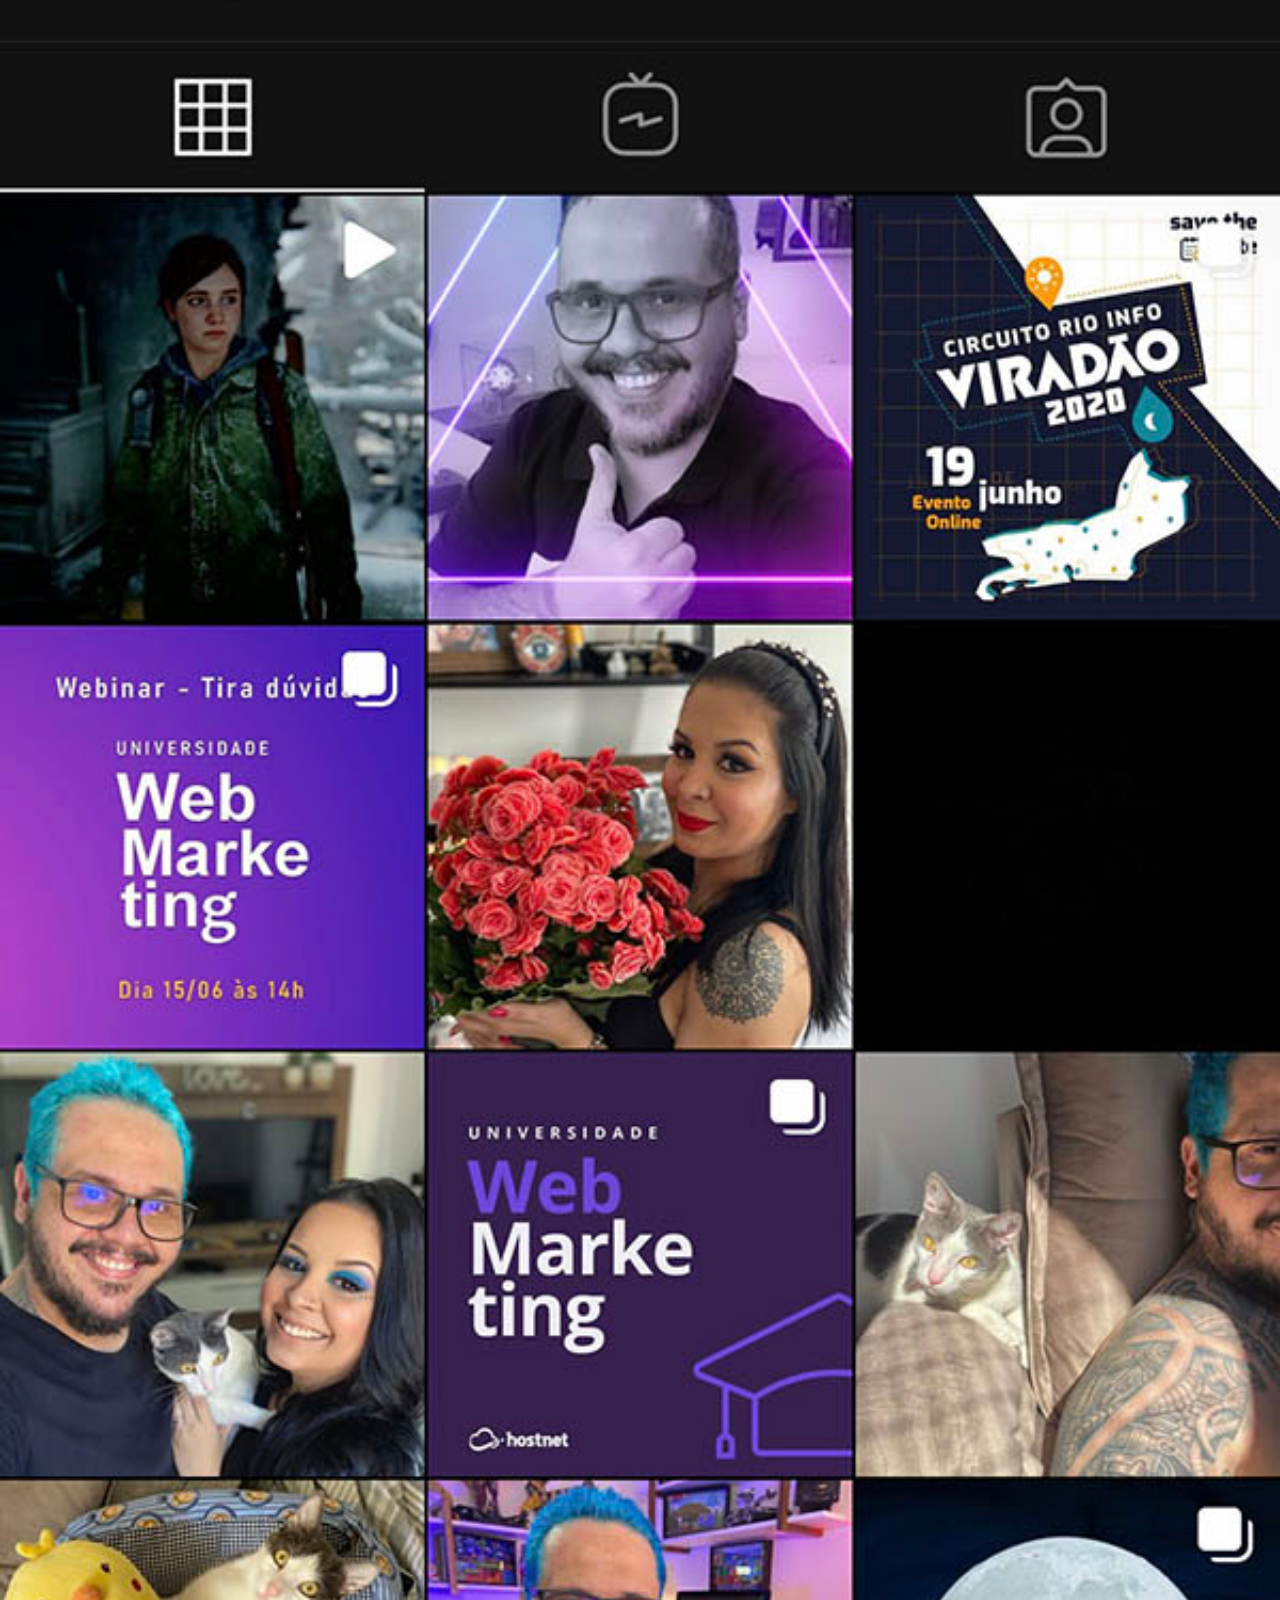
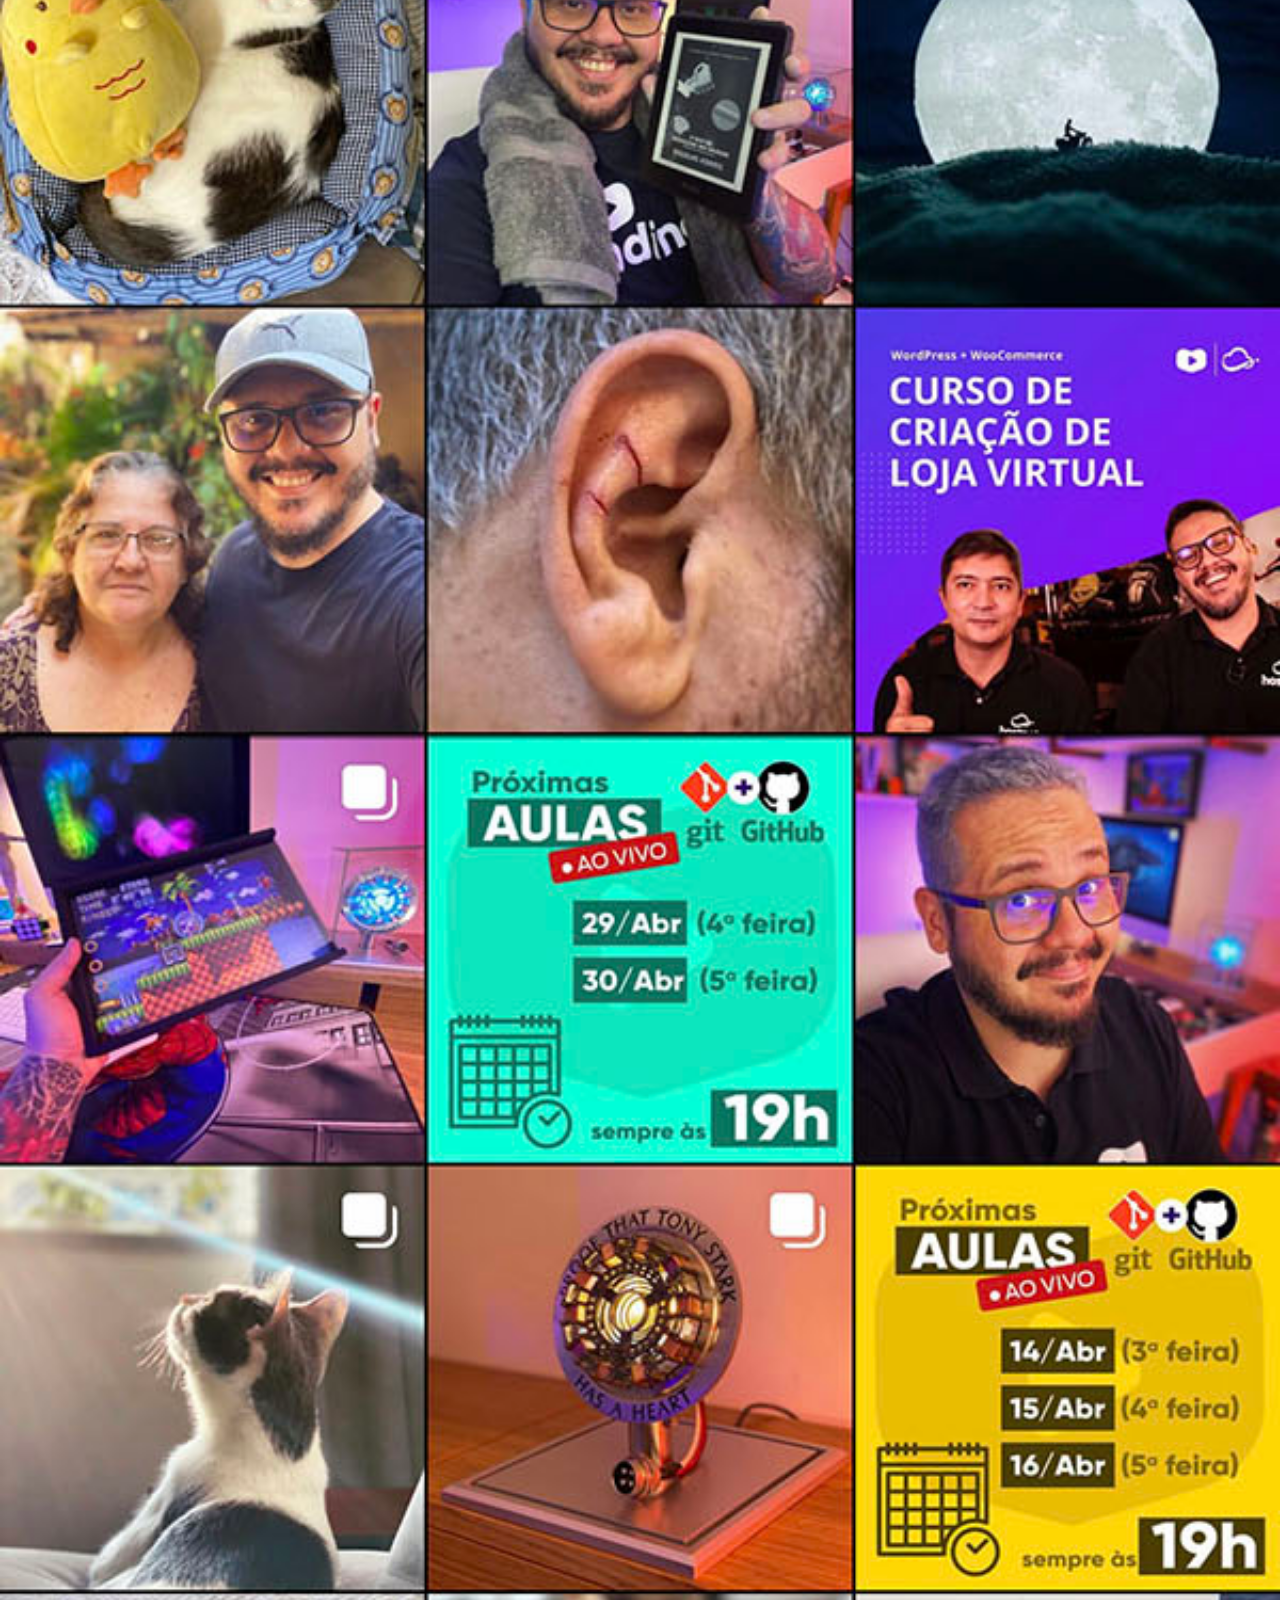
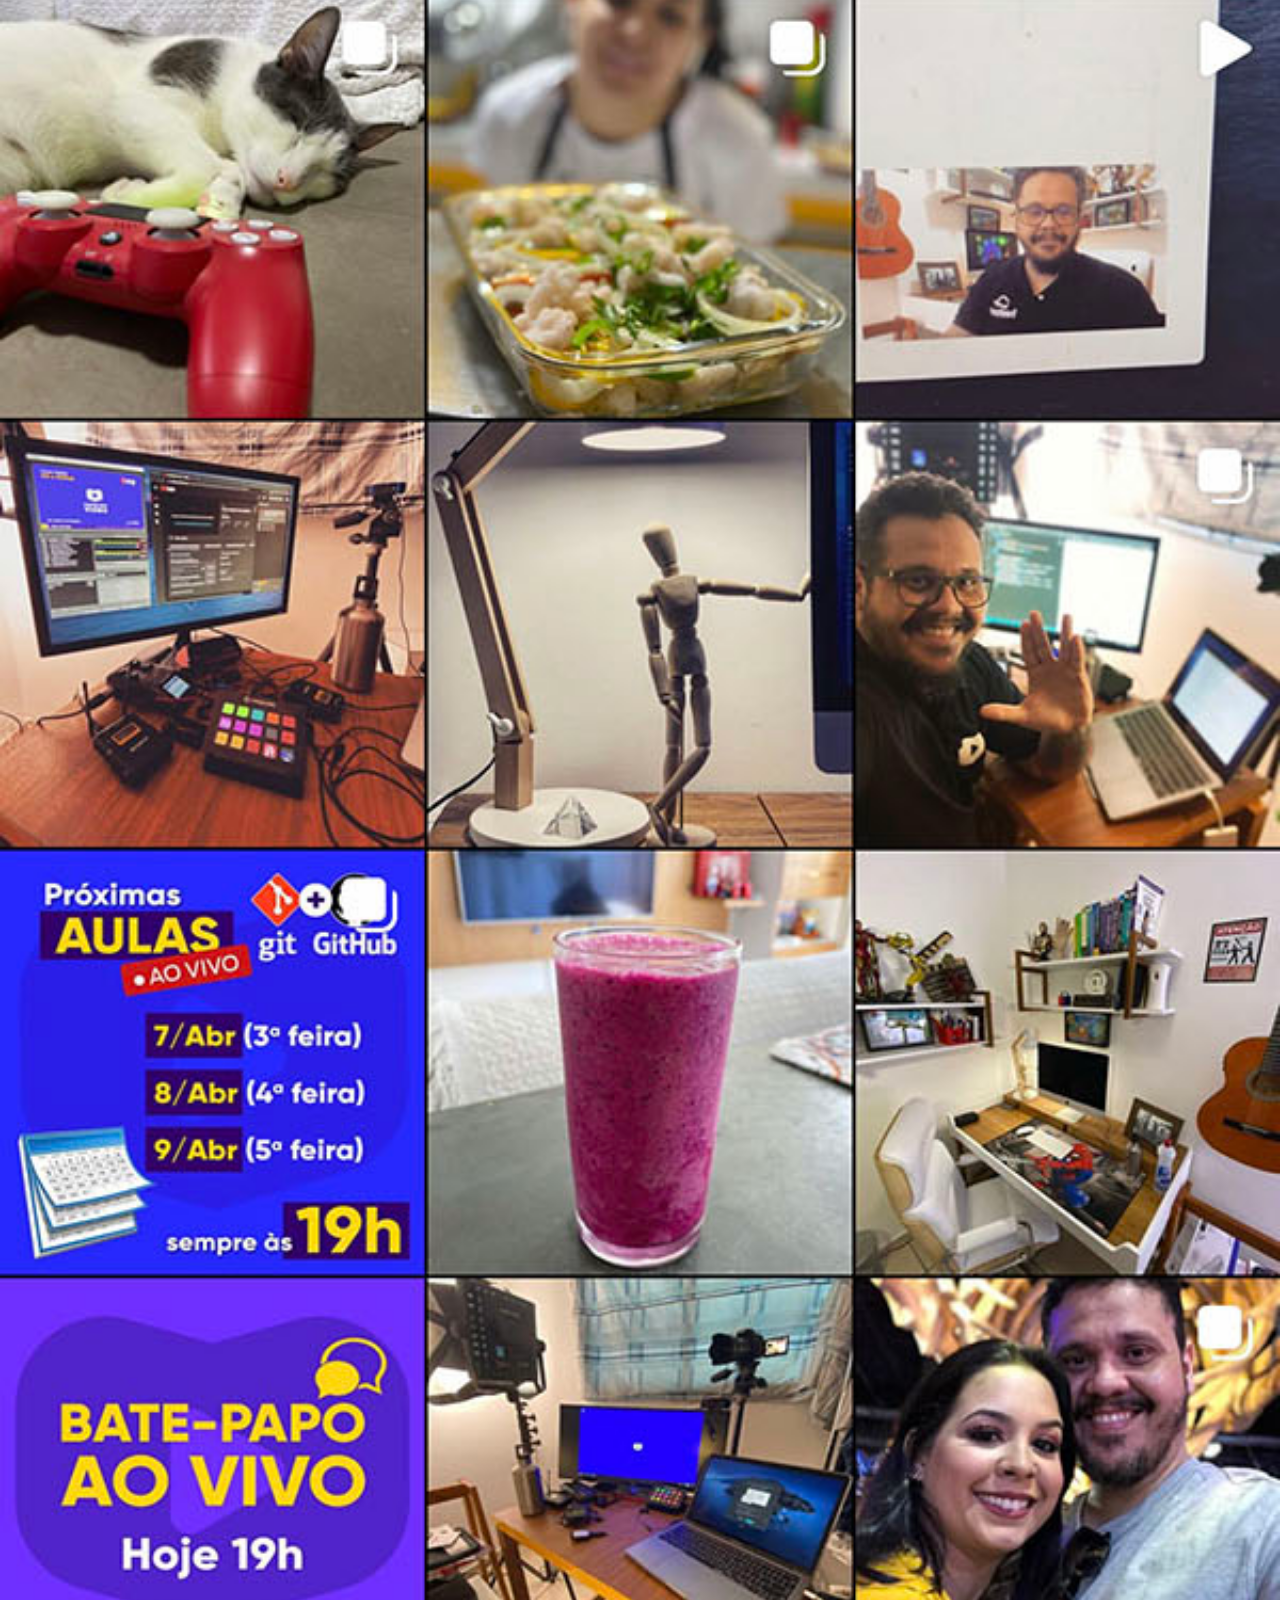
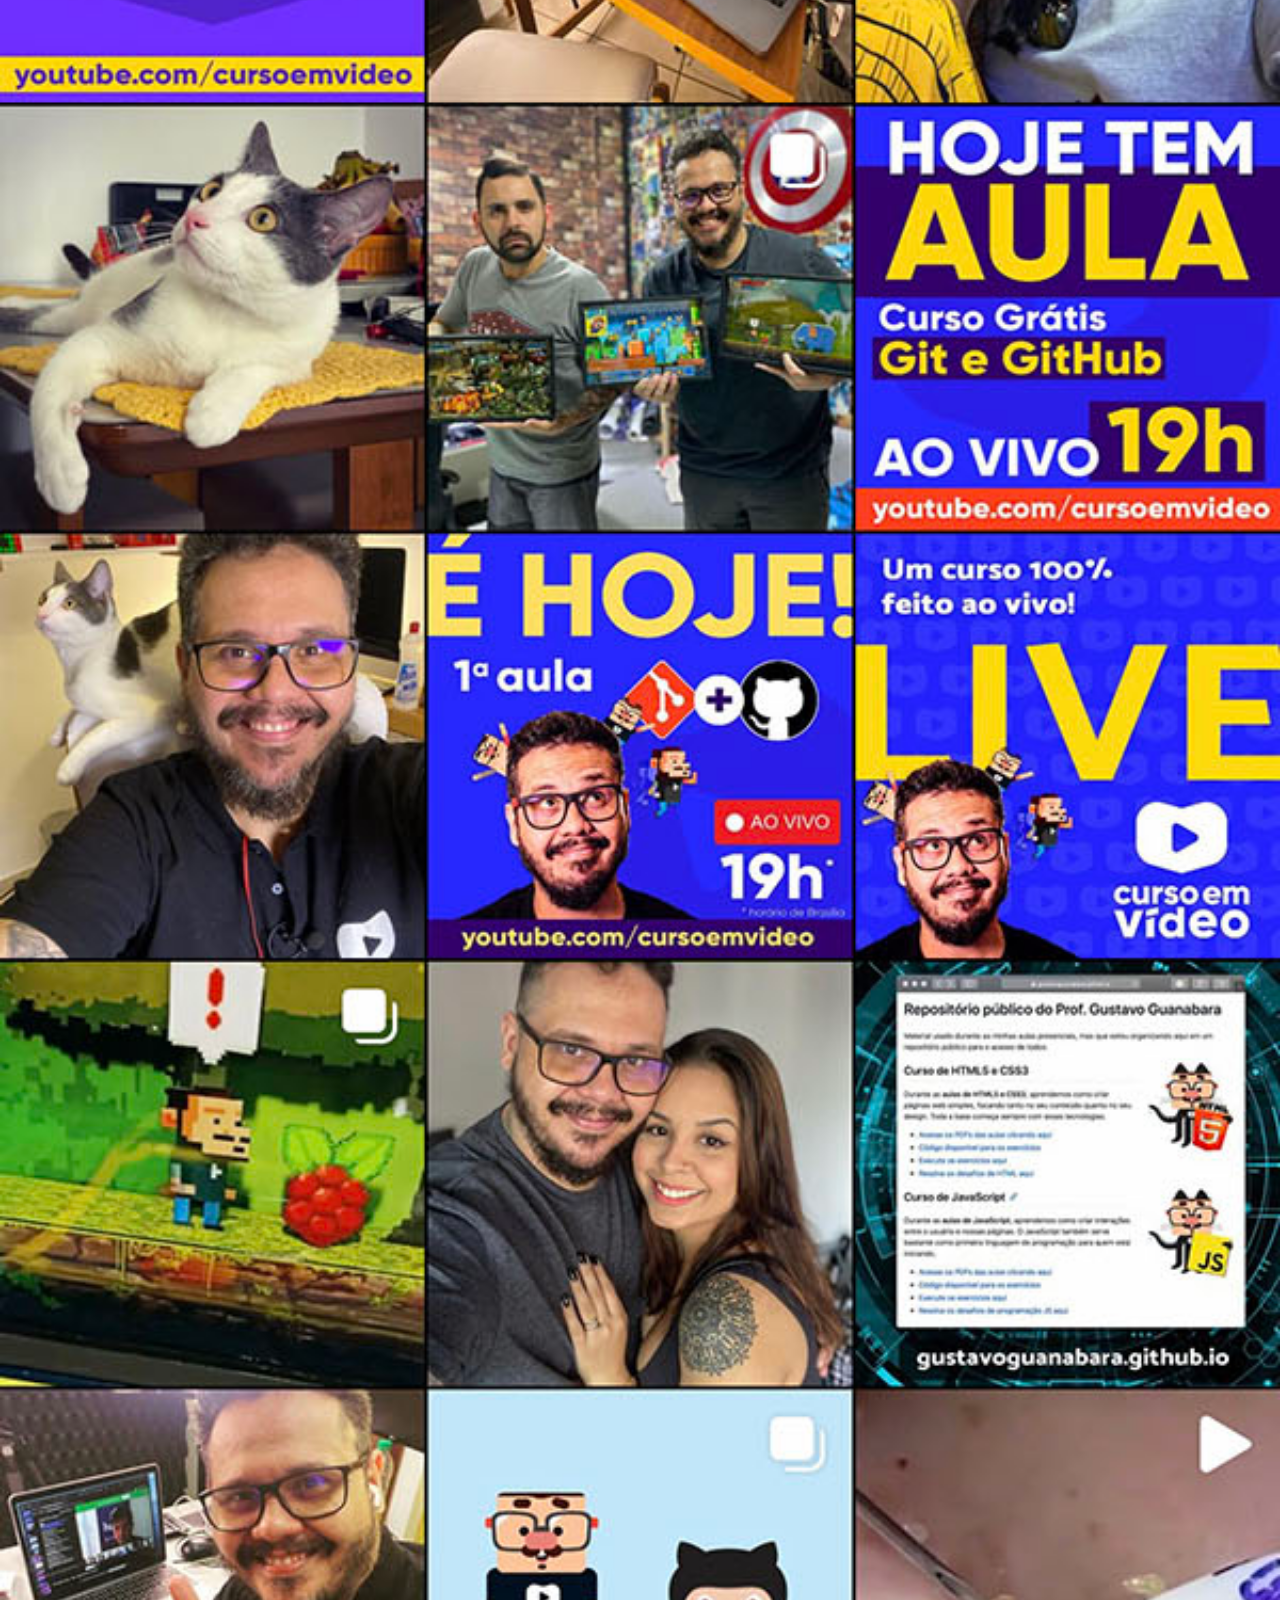
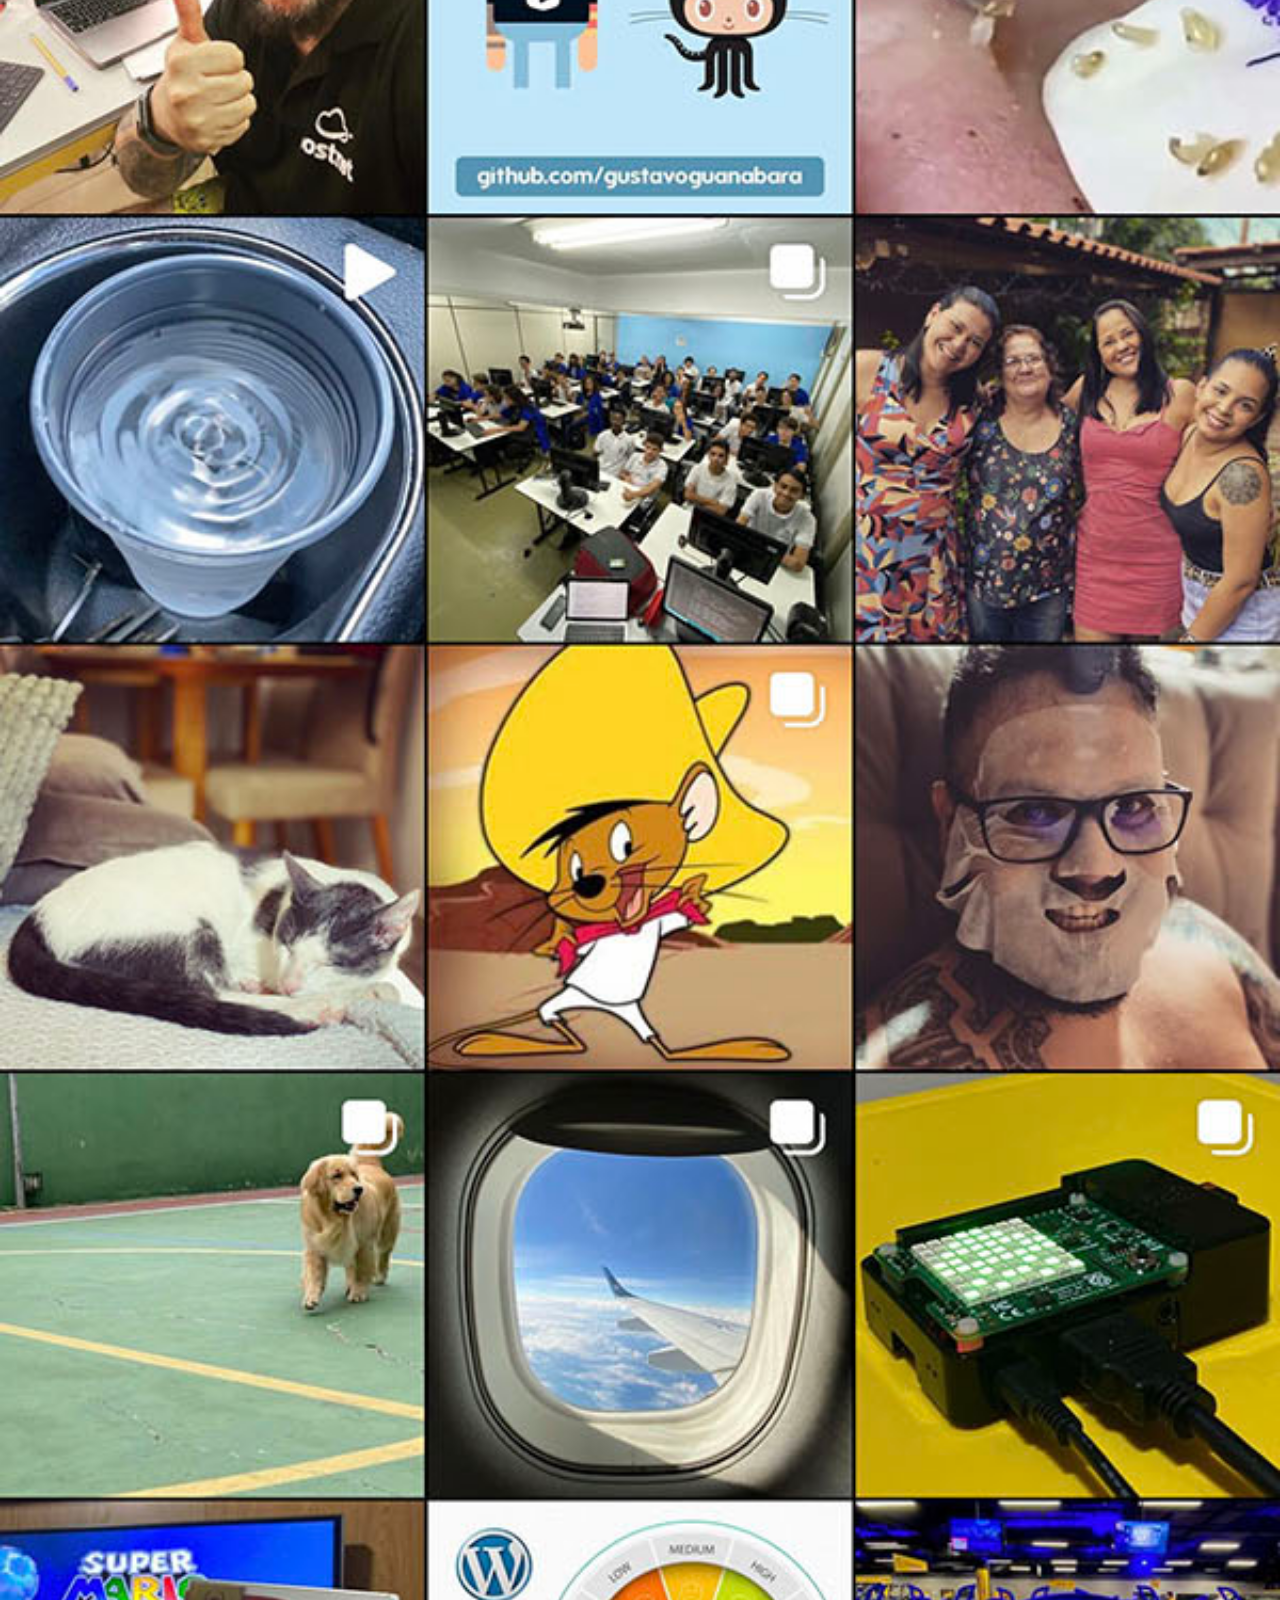
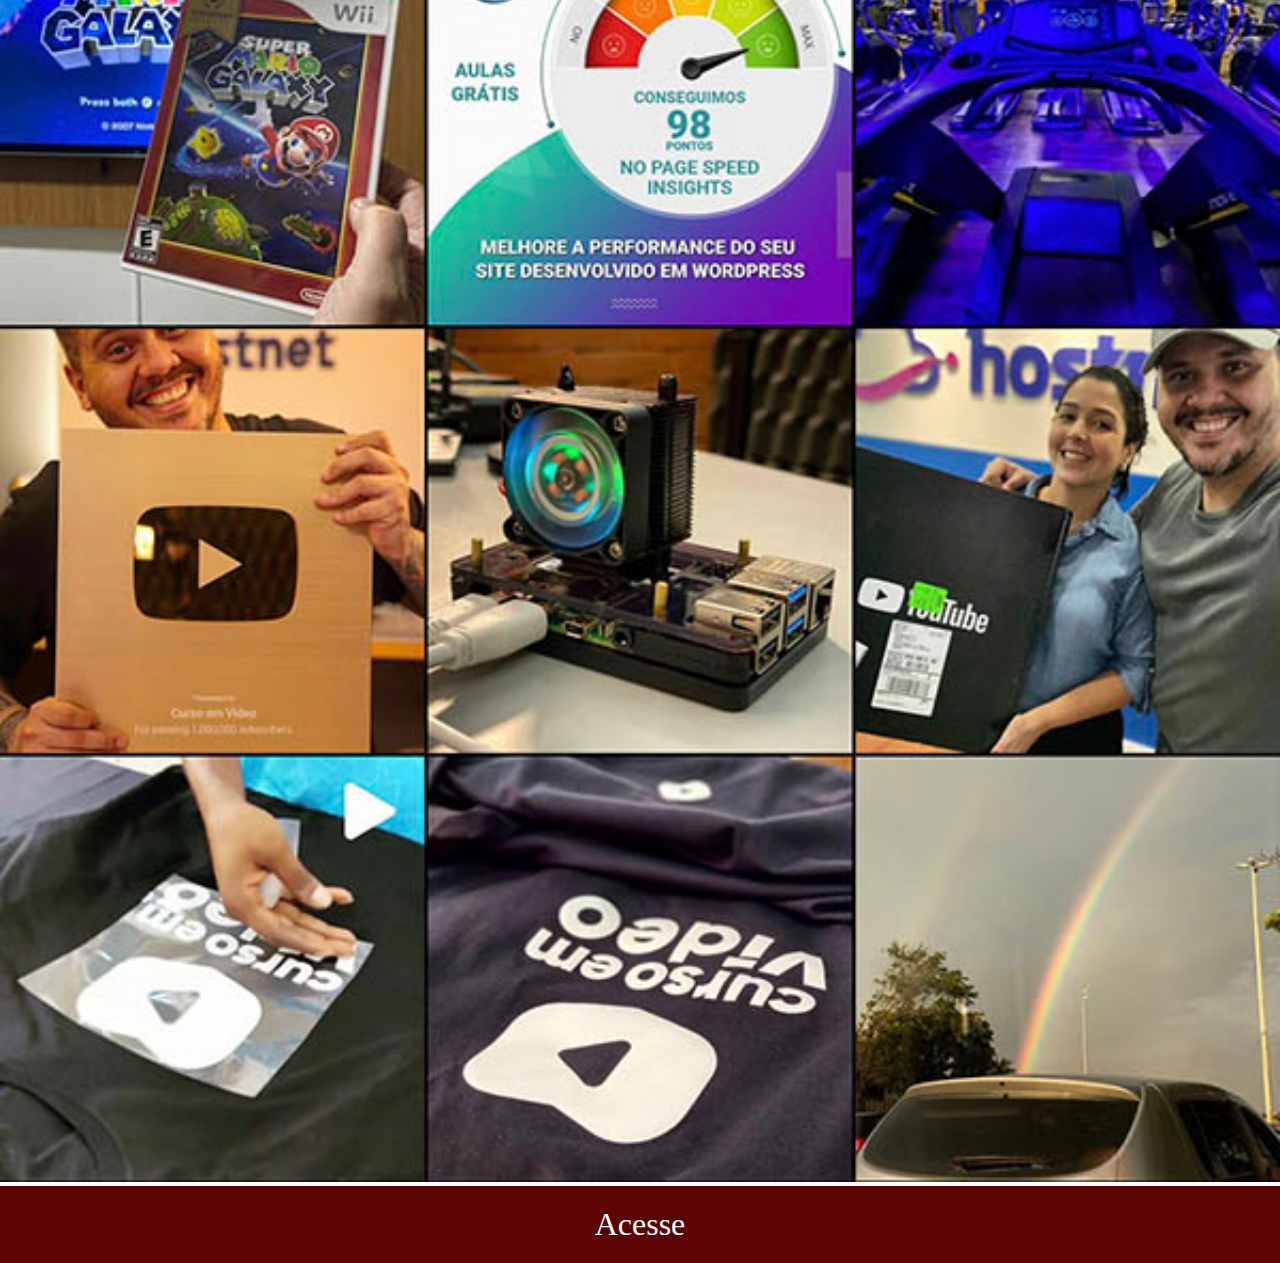
<file: tela-insta.html>
<!DOCTYPE html>
<html lang="pt-br">
<head>
    <meta charset="UTF-8">
    <meta name="viewport" content="width=device-width, initial-scale=1.0">
    <title>Document</title>
    <style>
        * {
            margin: 0%;
            padding: 0%;
        }
        ::-webkit-scrollbar {
            width: 0px;
            height: 0px;
        }
        img {
            width: 100vw;
        }
        a {
            font-size: 2em;
            box-sizing: border-box;
            padding: 20px;
            text-decoration: none;
            text-align: center;
            color: white;
            display: block;
            background-color: rgb(92, 3, 3);
        }
        a:hover {
            font-size: 3em;
        }
    </style>
</head>
<body>
    <img src="imagens/tela-instagram.jpg" alt="">
    <a href="#">Acesse</a>
    
</body>
</html>
</file>
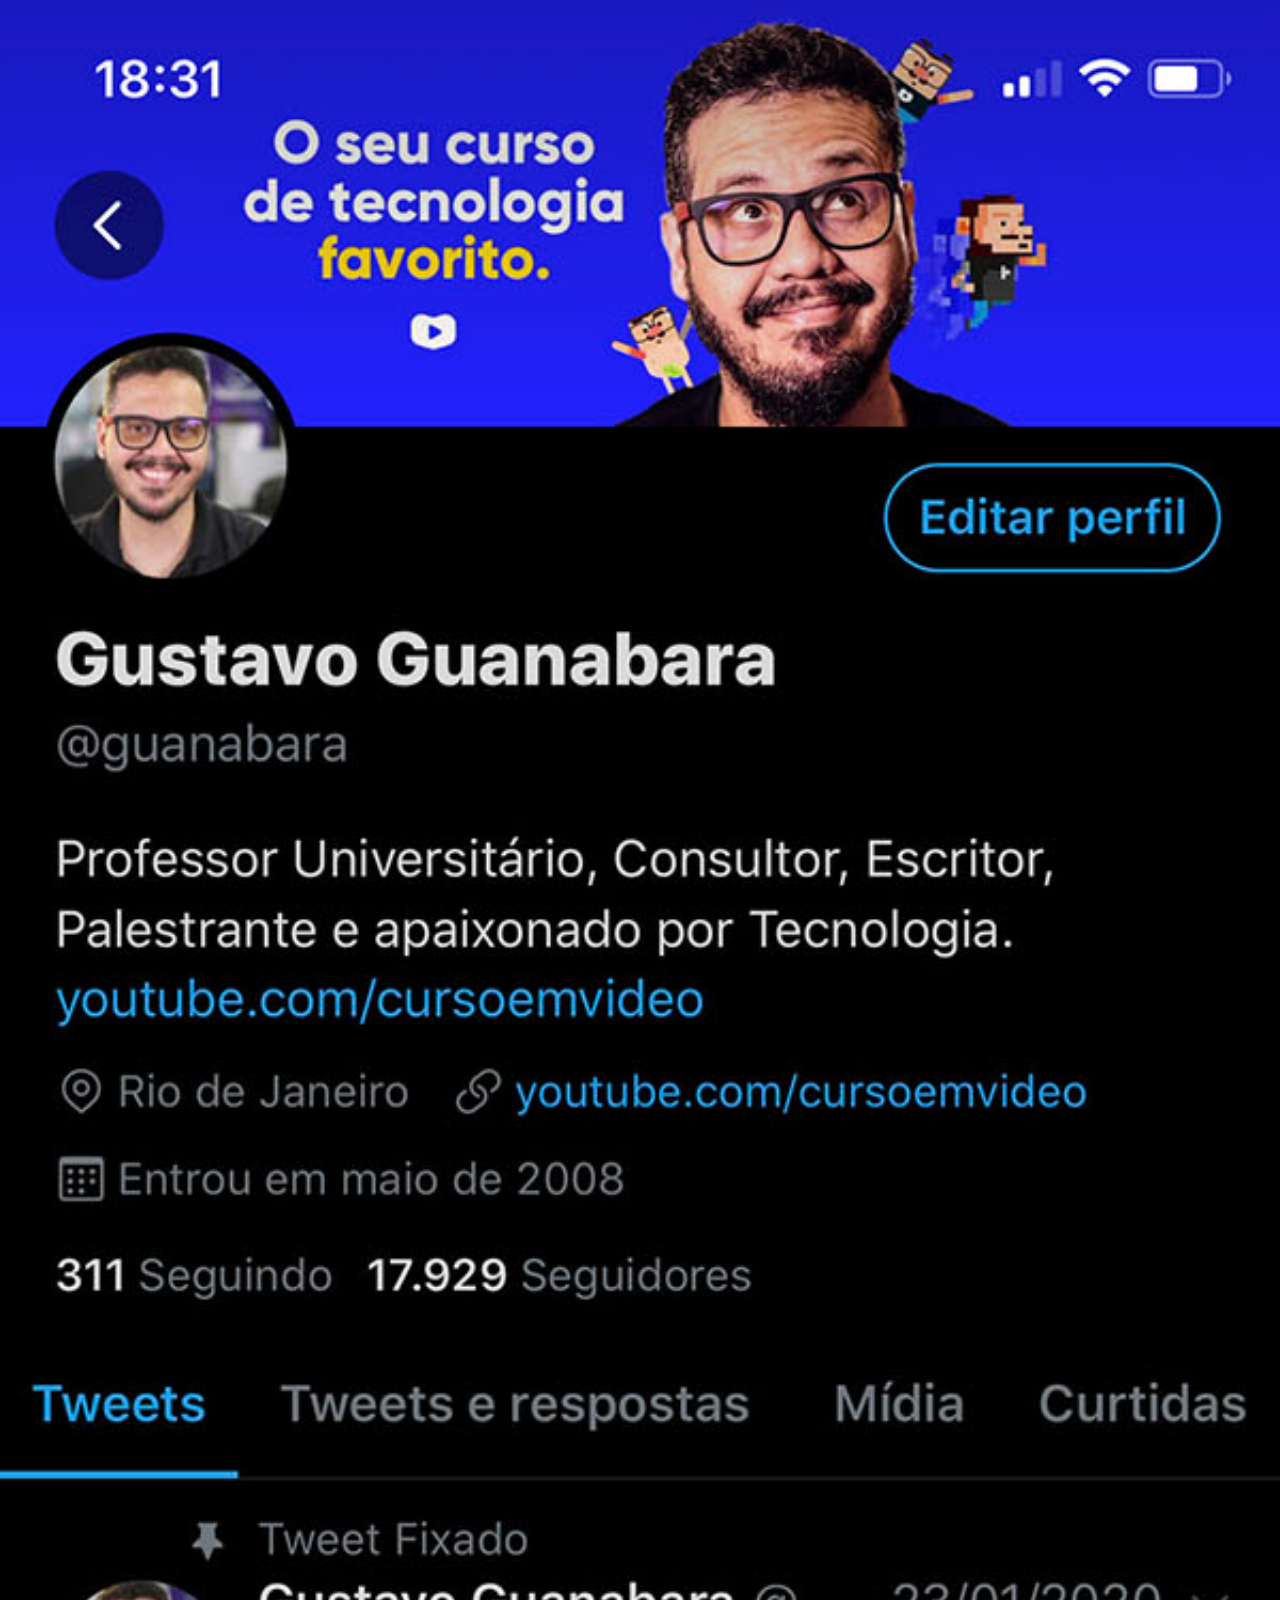
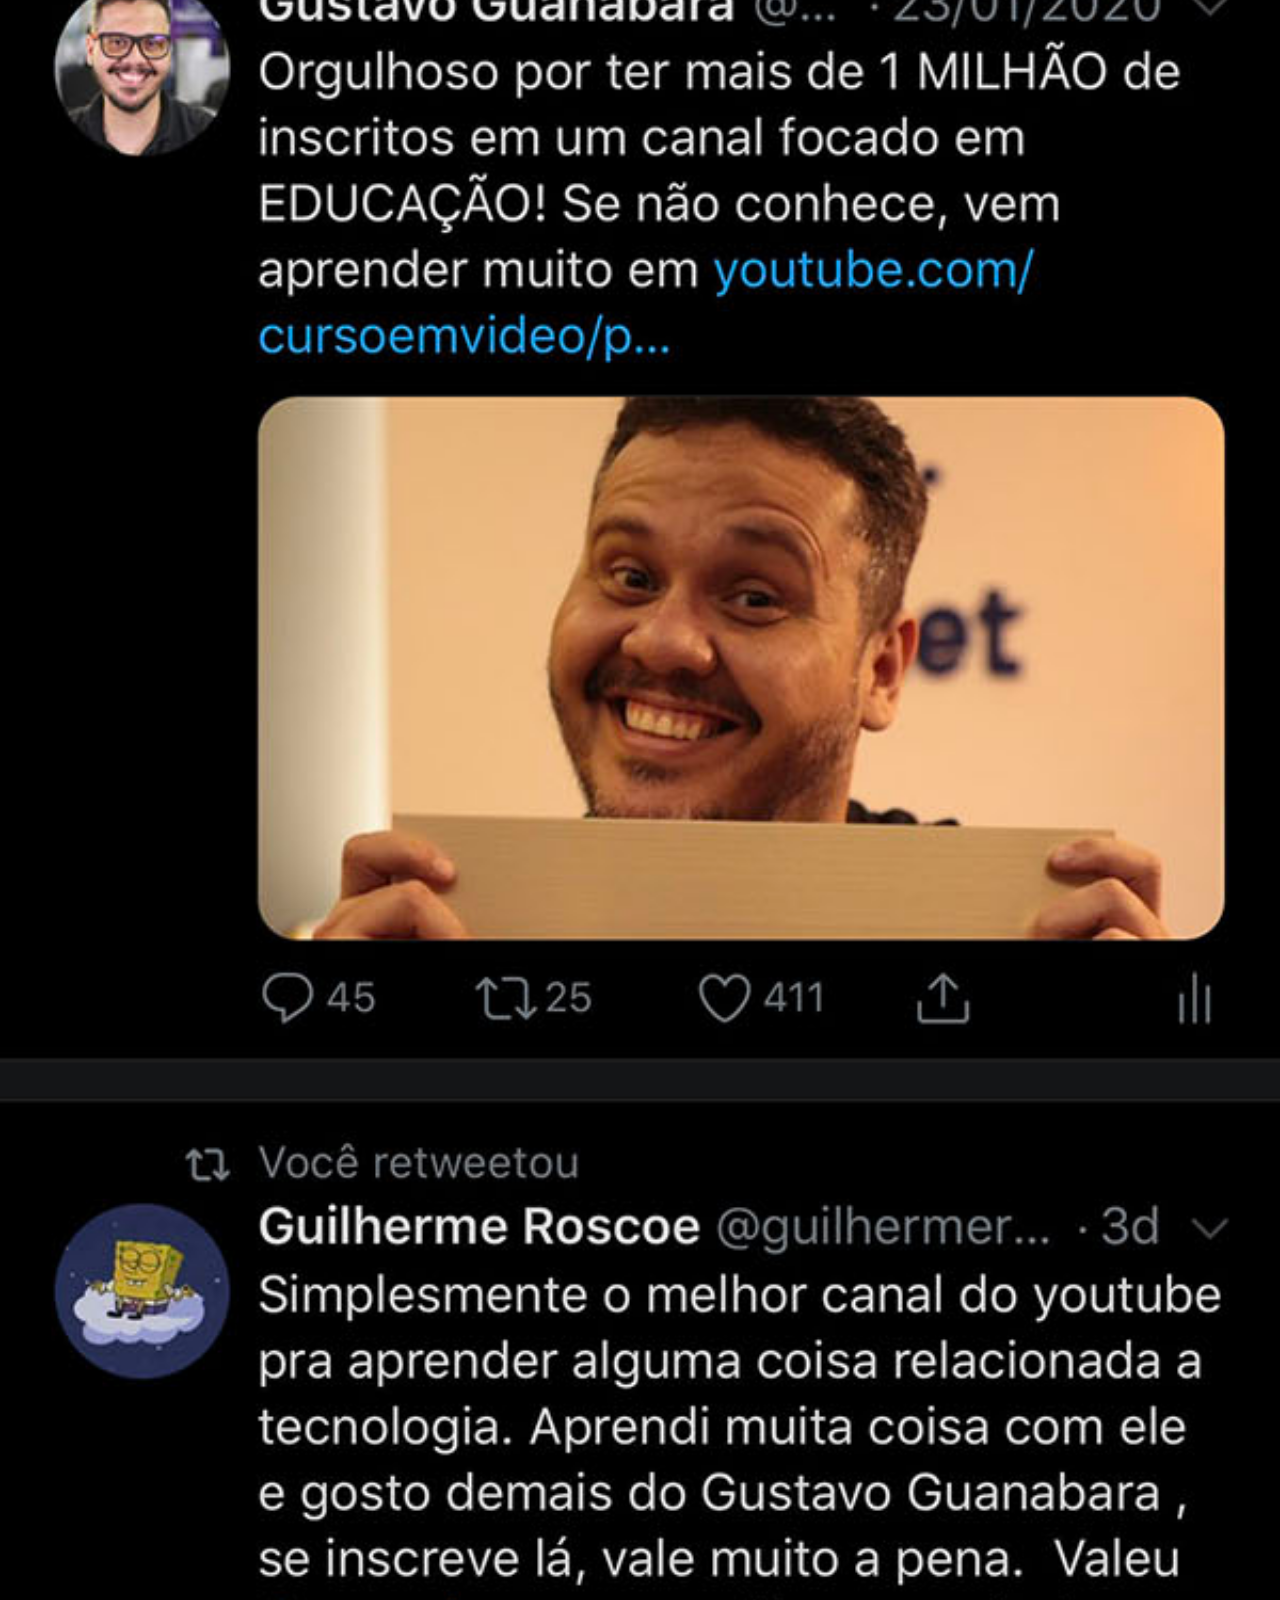
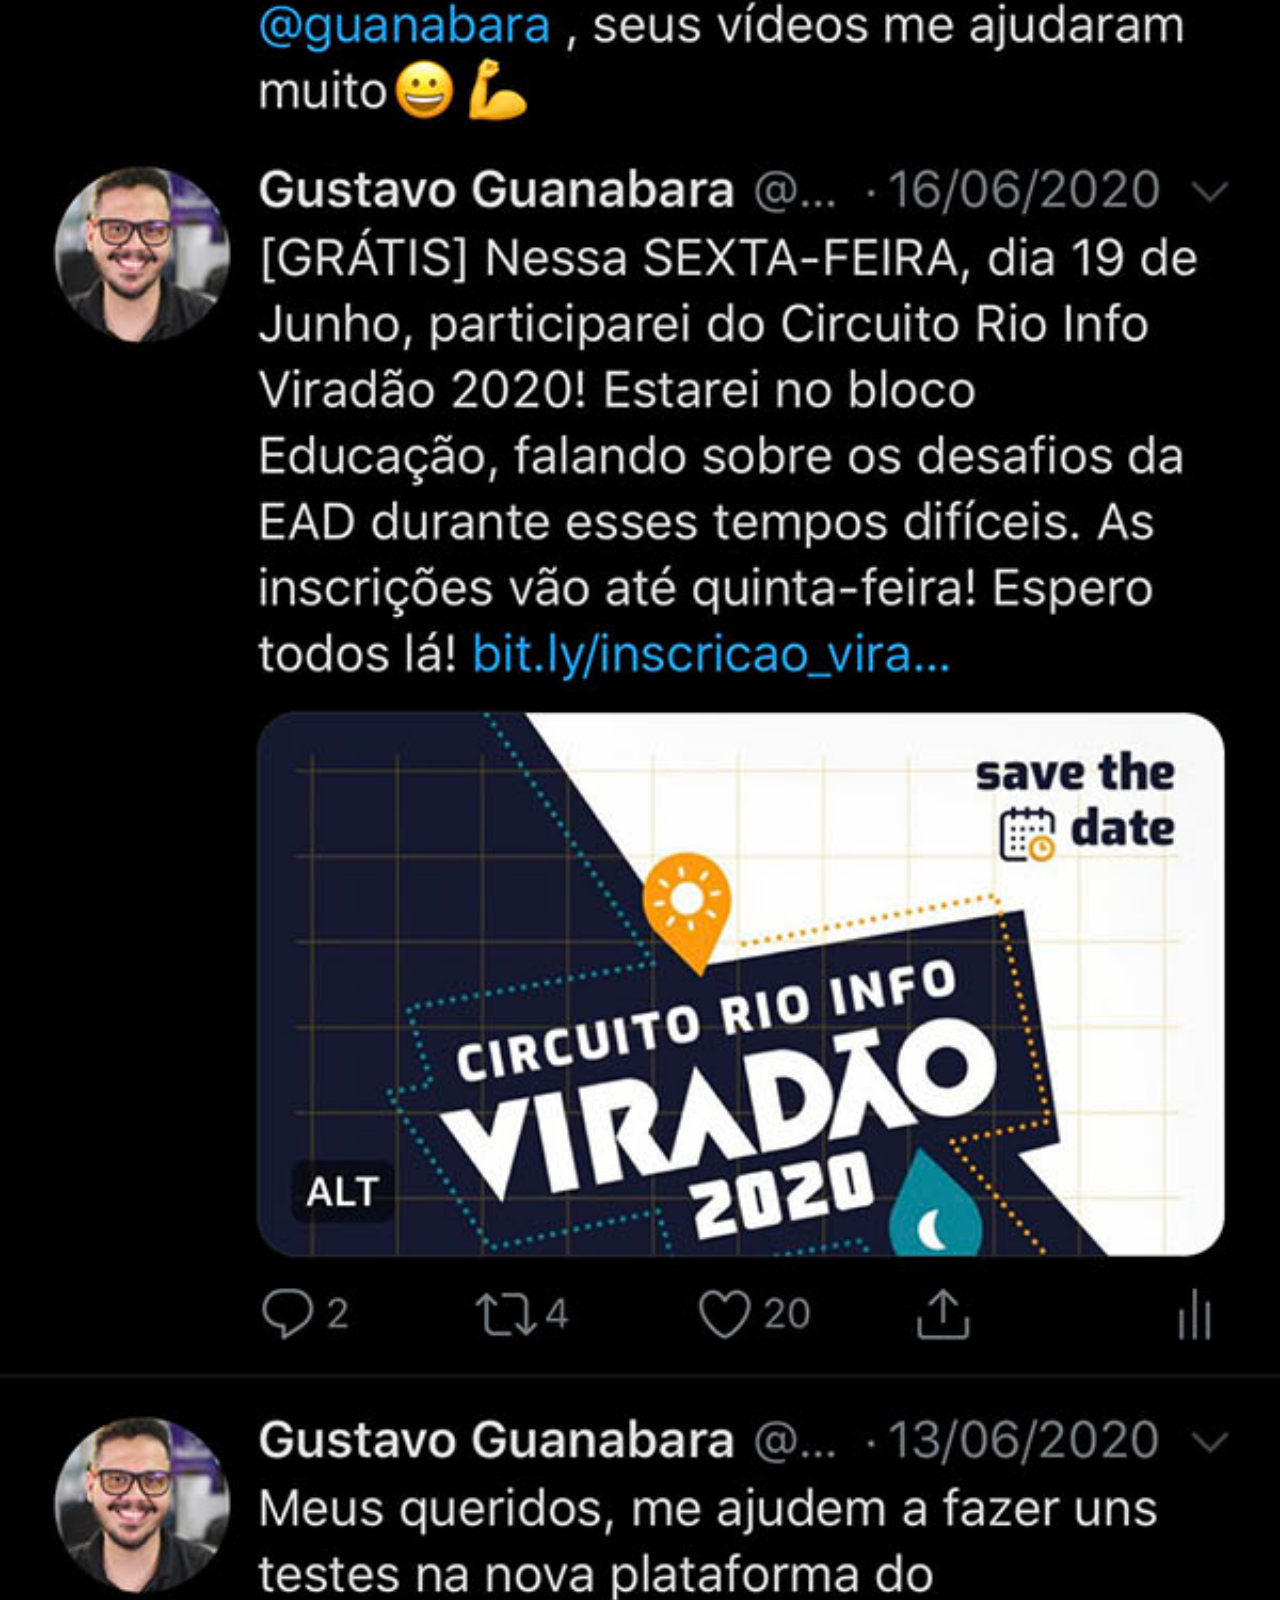
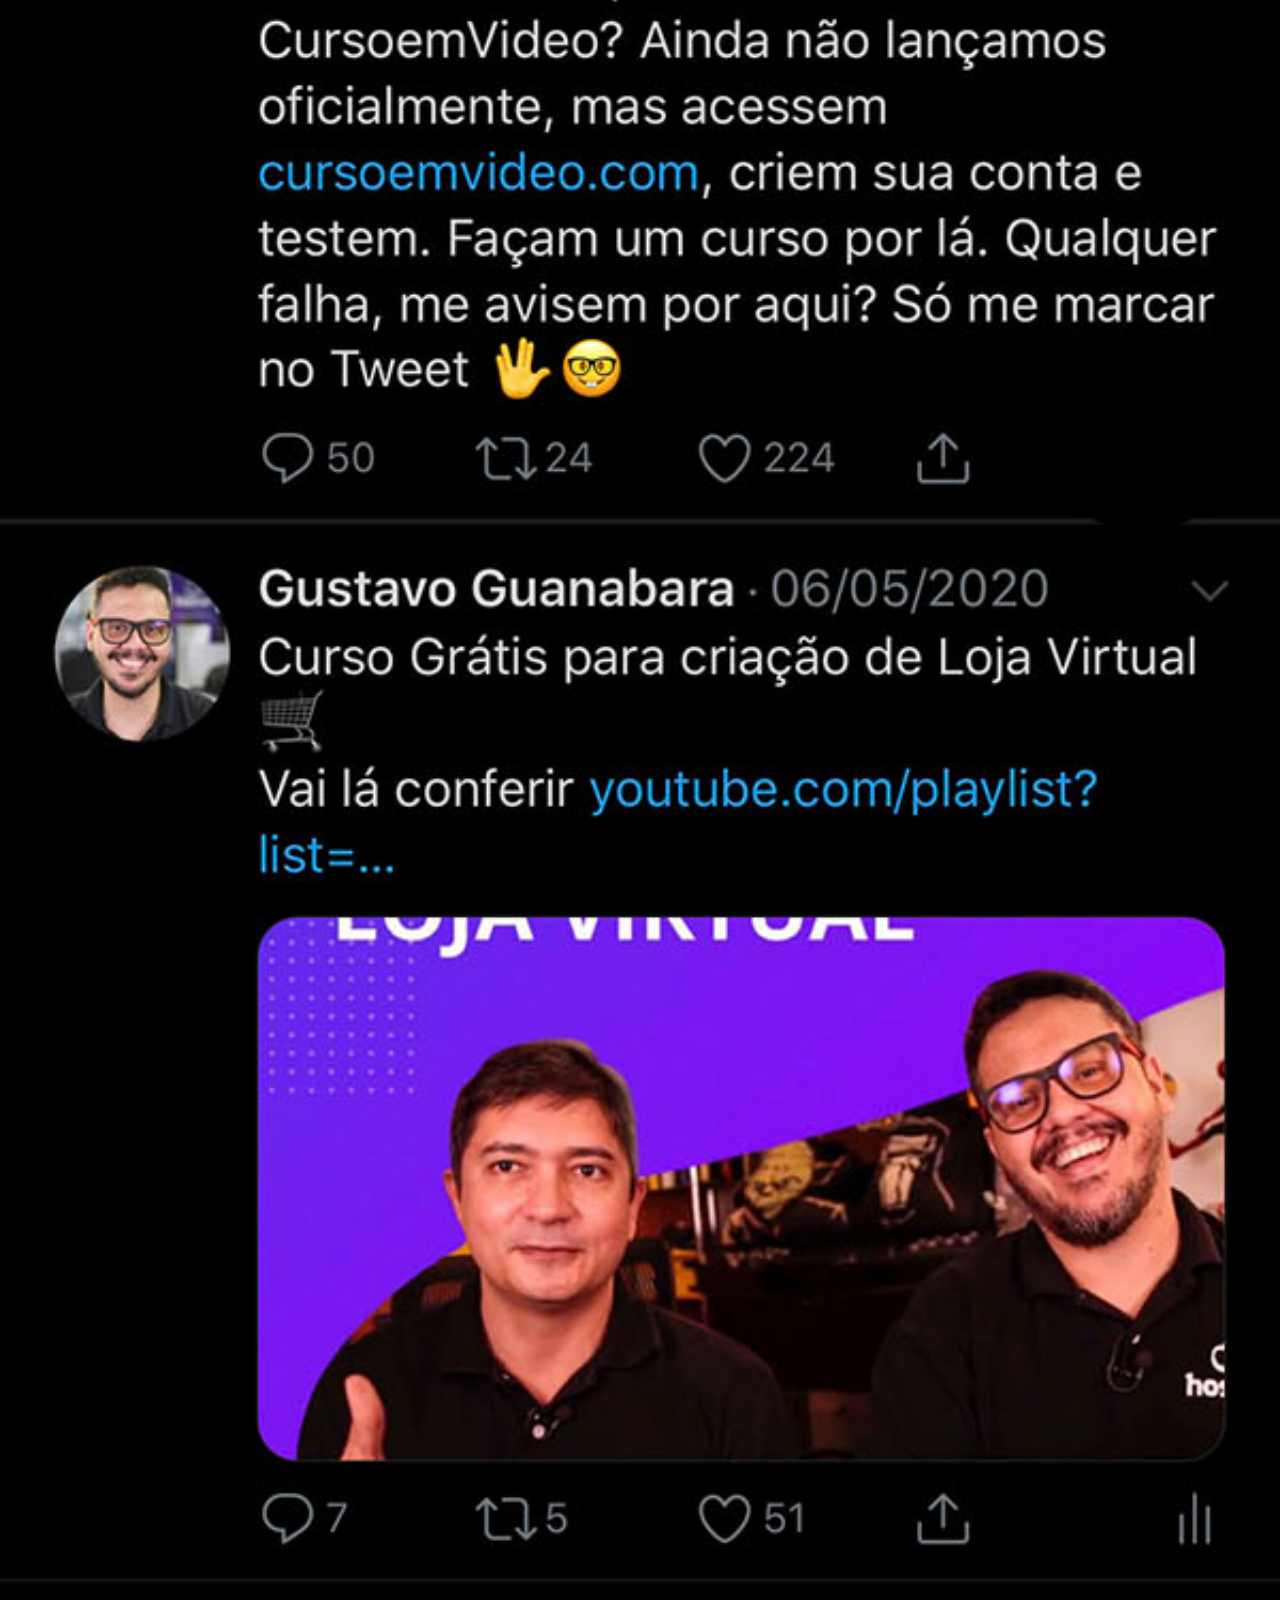
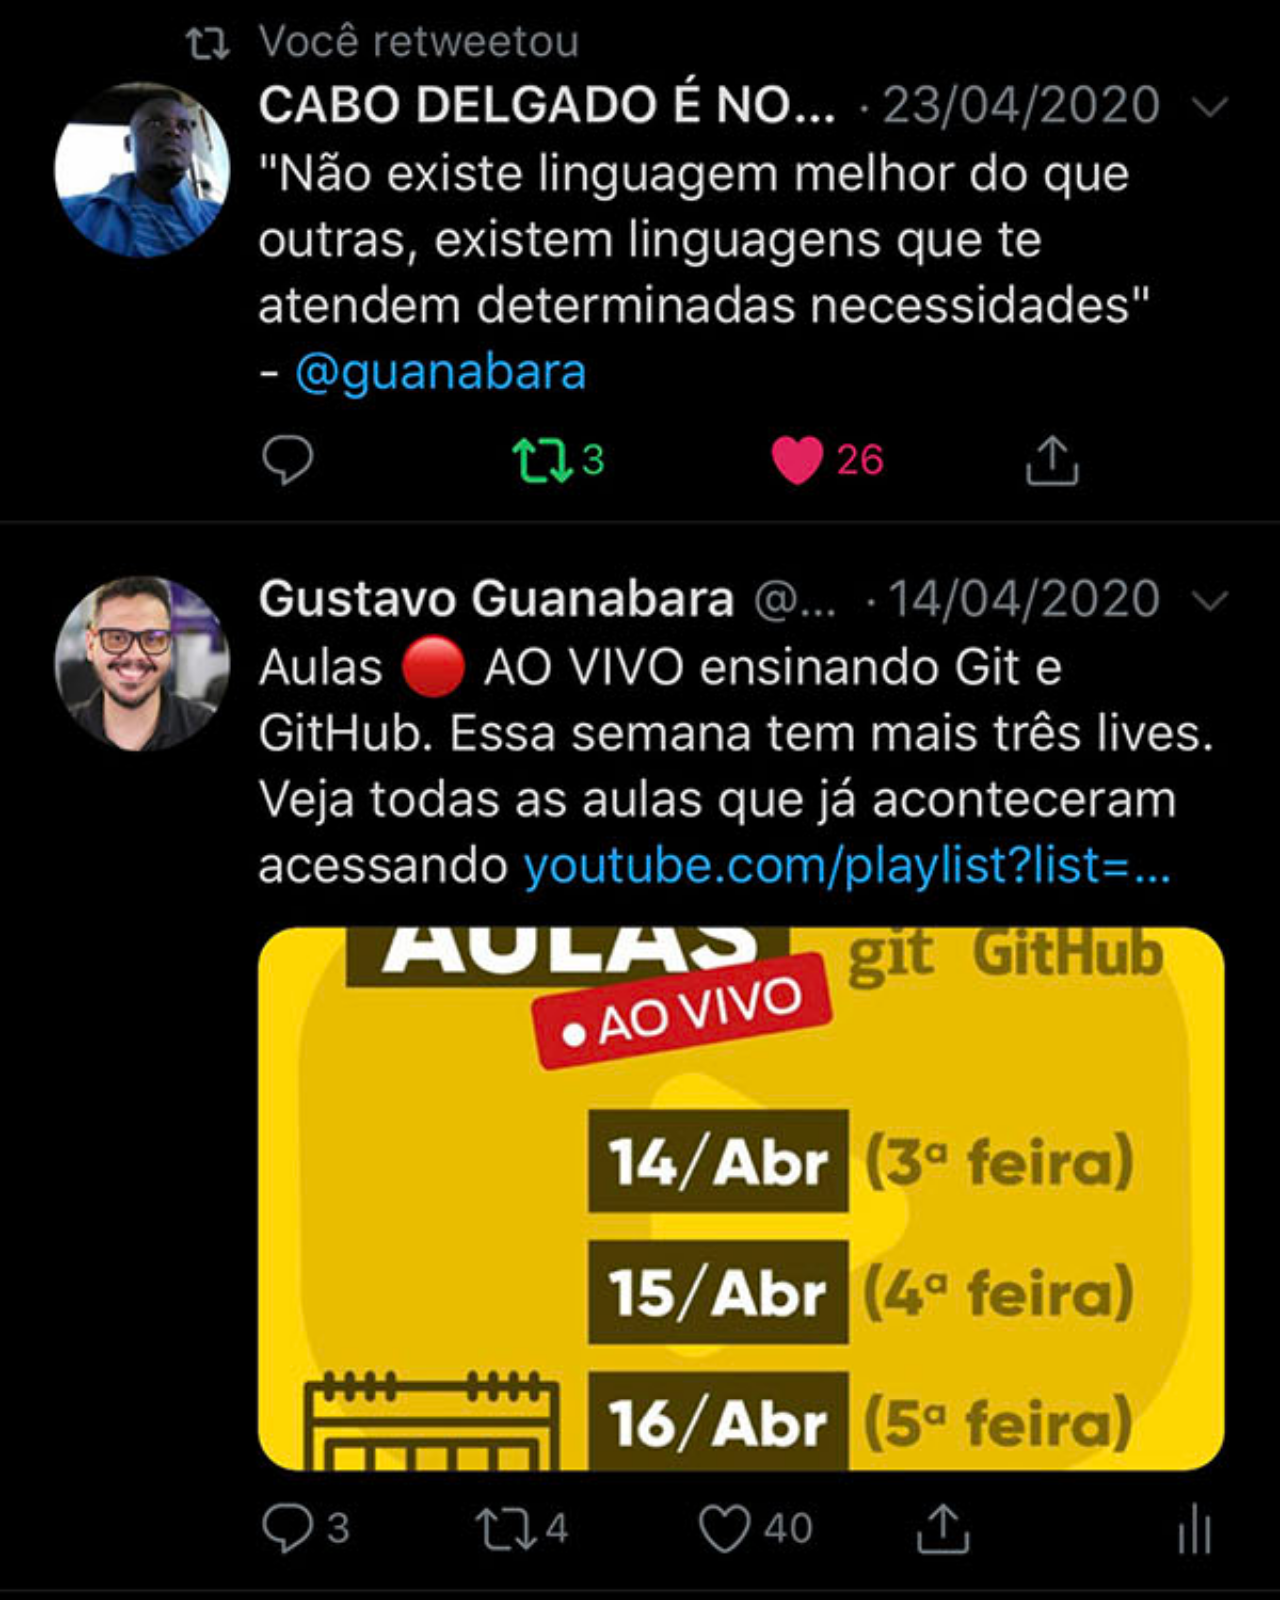
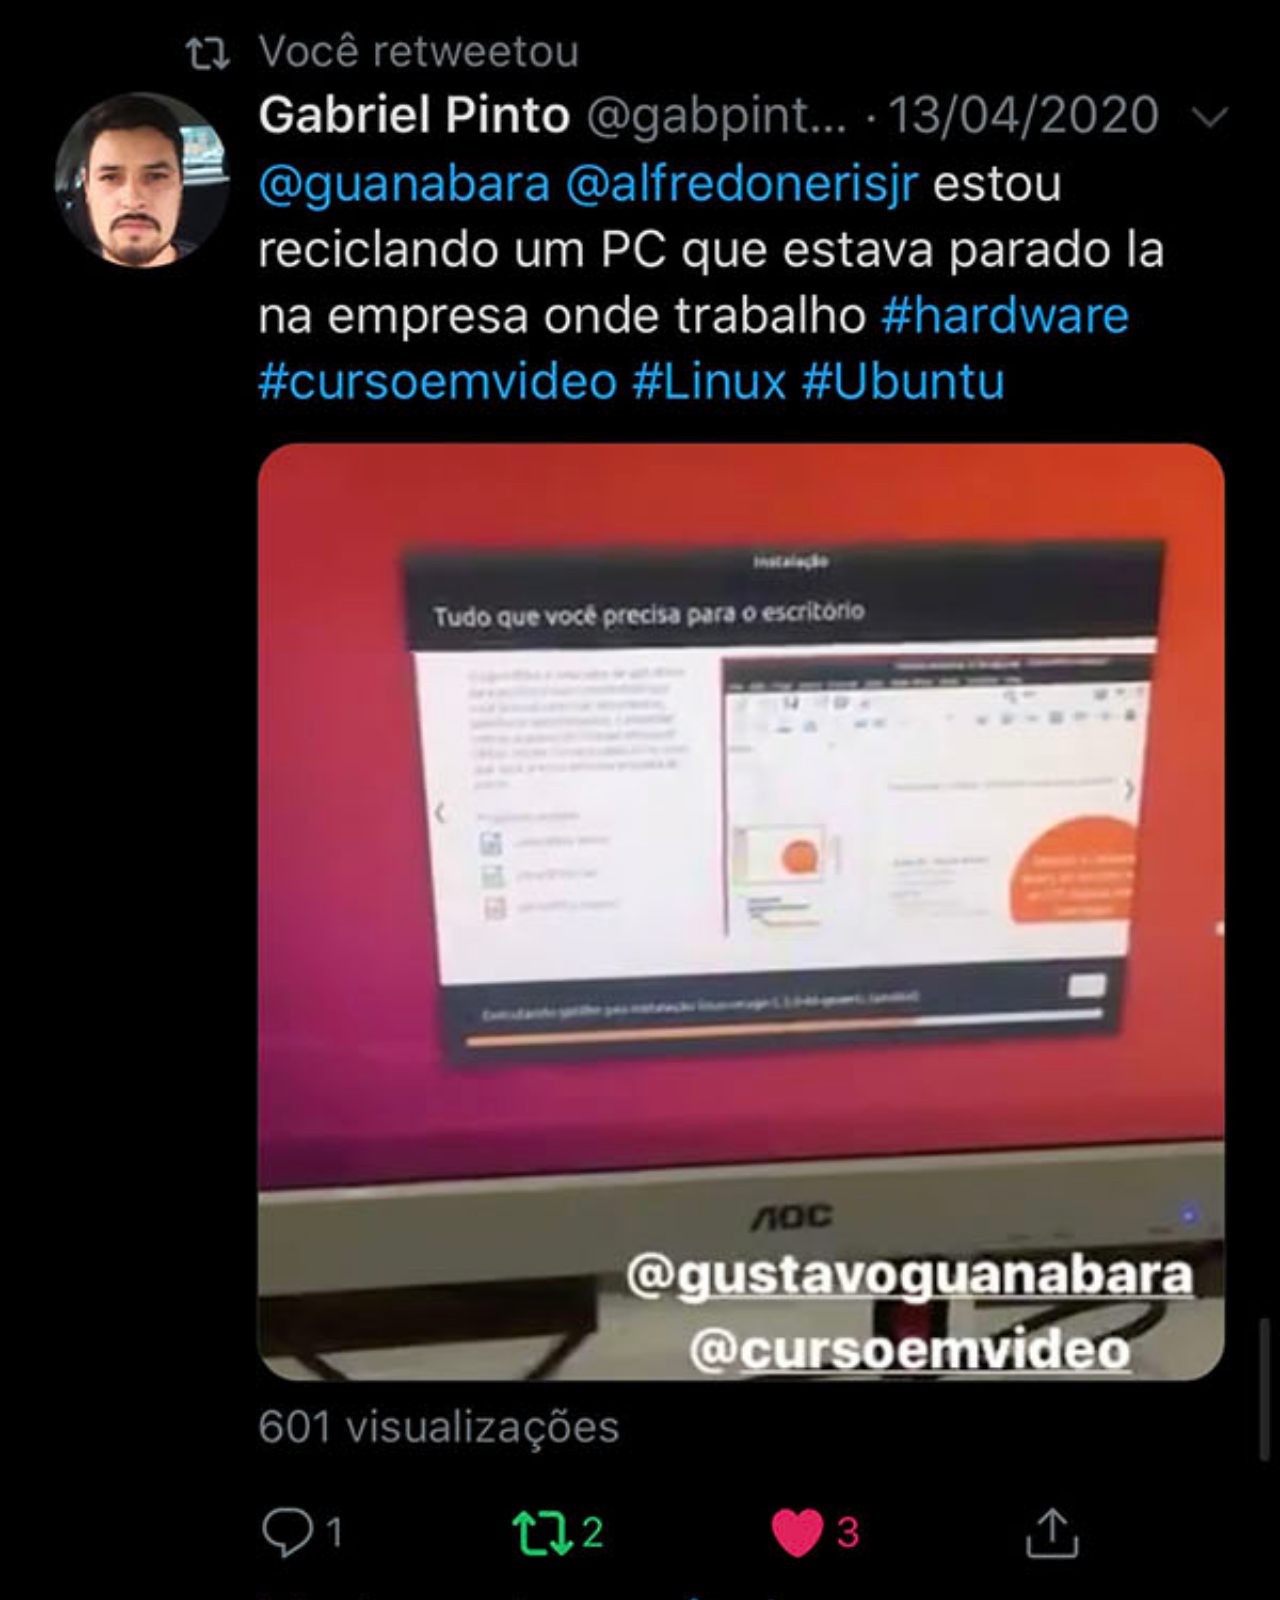
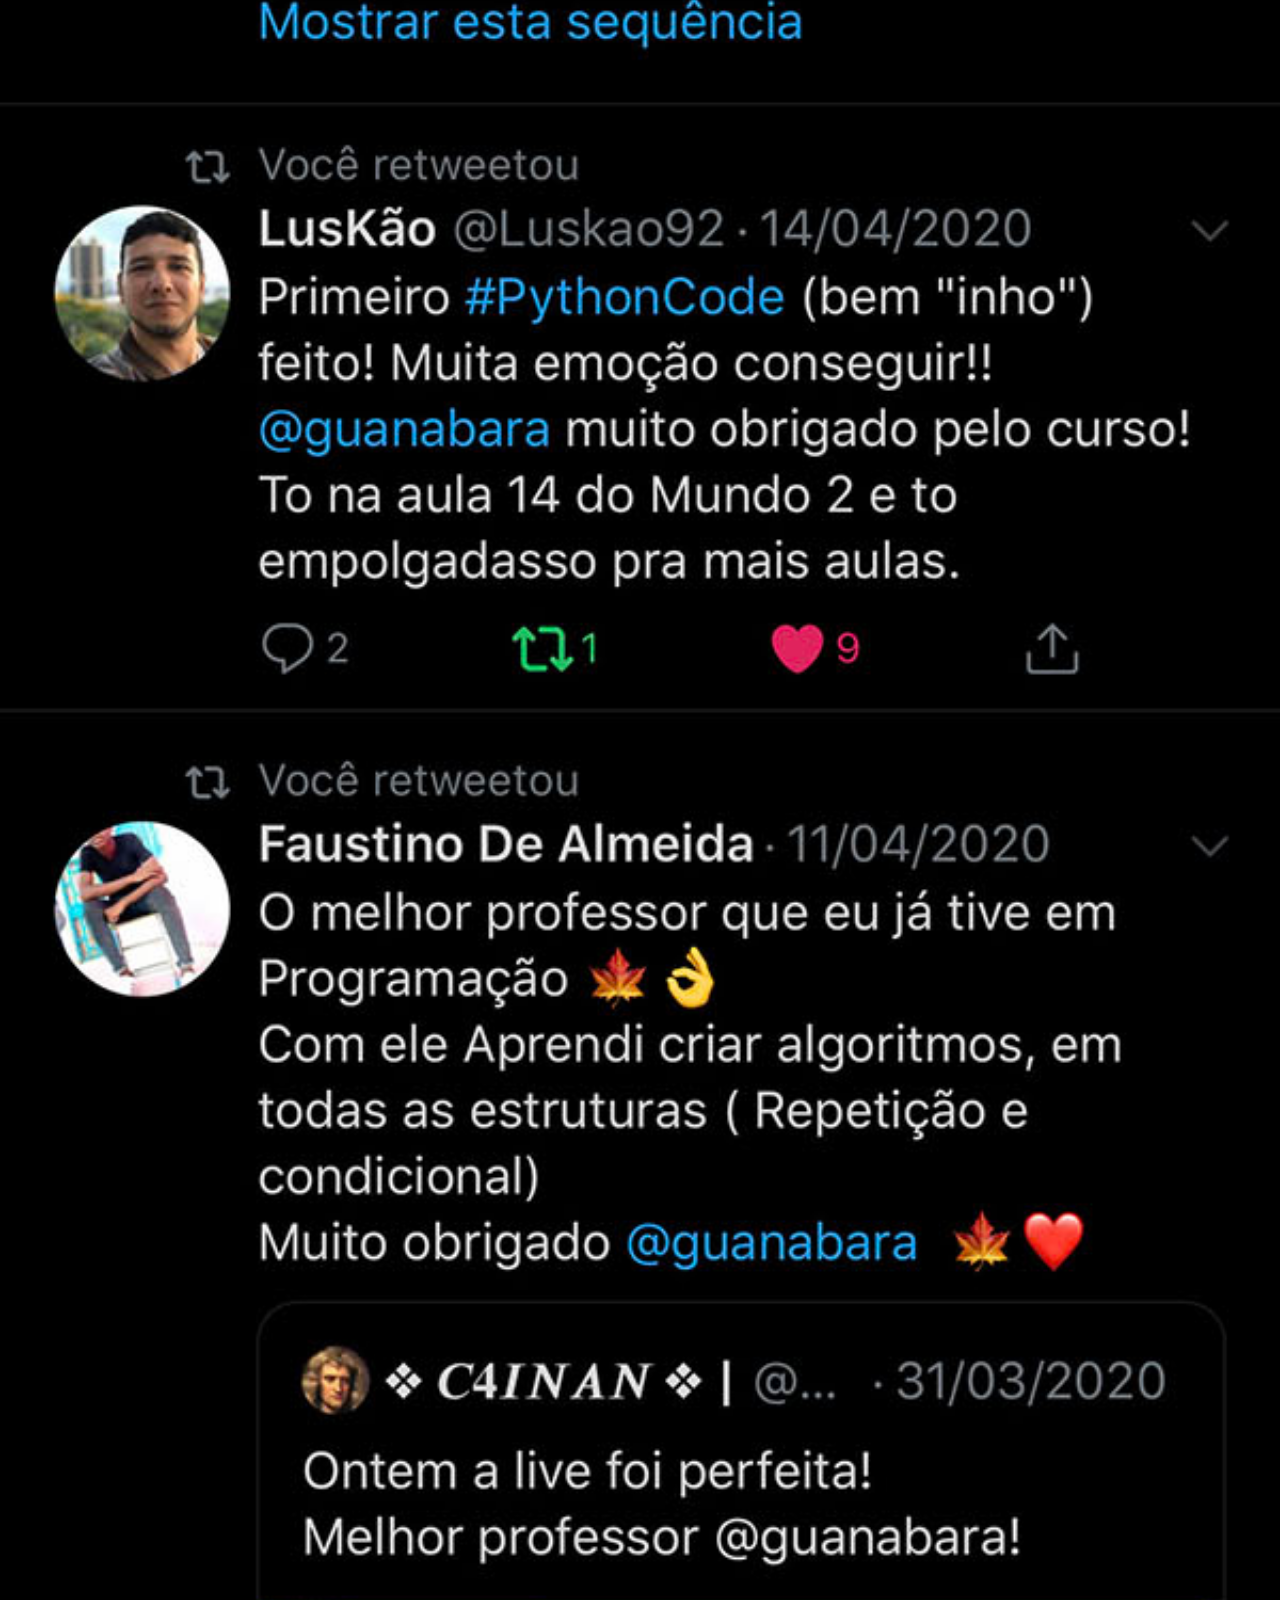
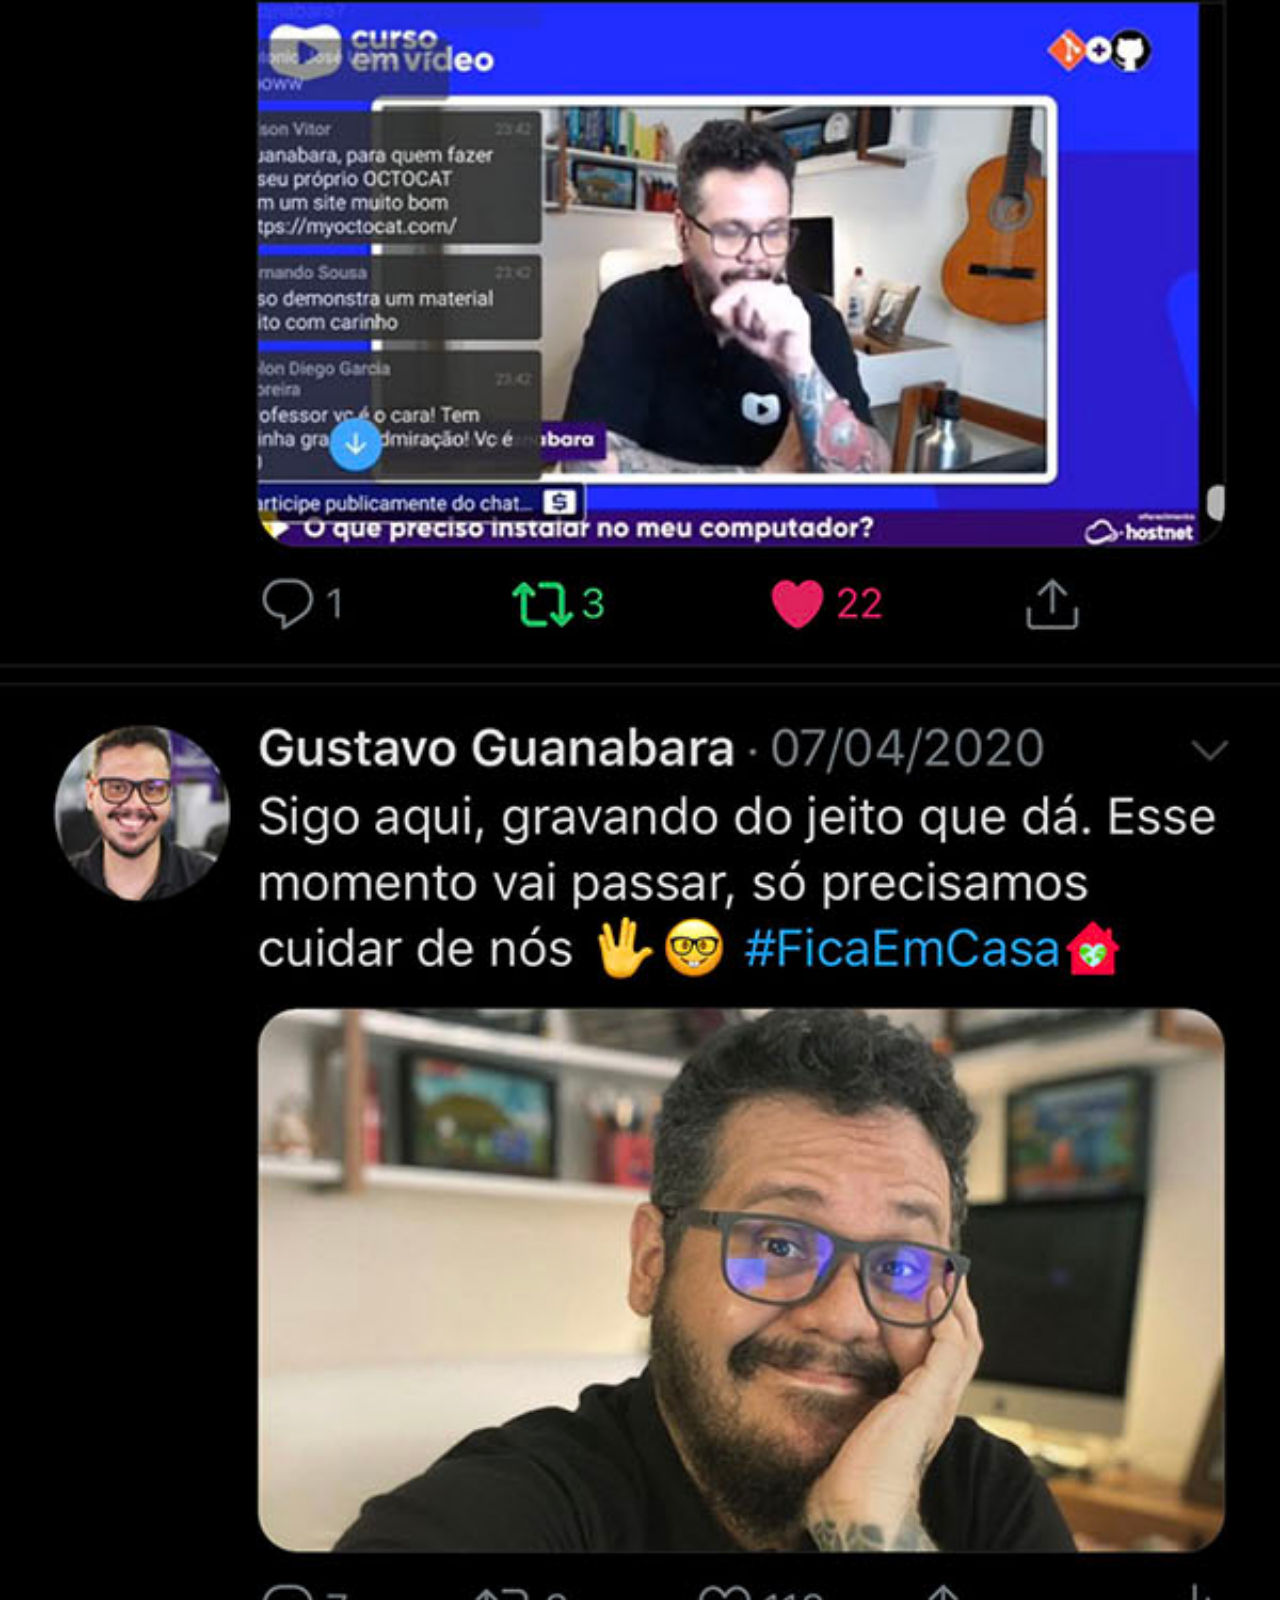
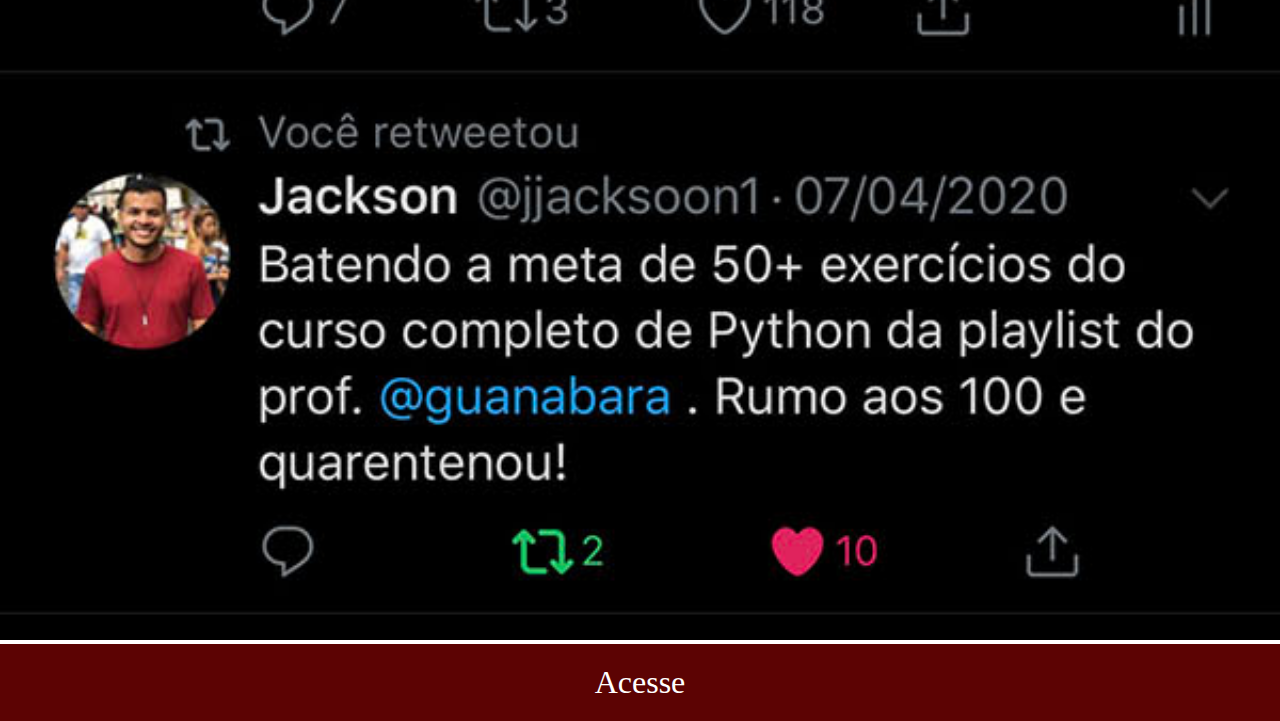
<file: tela-twiter.html>
<!DOCTYPE html>
<html lang="pt-br">
<head>
    <meta charset="UTF-8">
    <meta name="viewport" content="width=device-width, initial-scale=1.0">
    <title>Document</title>
    <style>
        * {
            margin: 0%;
            padding: 0%;
        }
        ::-webkit-scrollbar {
            width: 0px;
            height: 0px;
        }
        img {
            width: 100vw;
        }
        a {
            font-size: 2em;
            box-sizing: border-box;
            padding: 20px;
            text-decoration: none;
            text-align: center;
            color: white;
            display: block;
            background-color: rgb(92, 3, 3);
        }
        a:hover {
            font-size: 3em;
        }
    </style>
</head>
<body>
    <img src="imagens/tela-twitter.jpg" alt="">
    <a href="#">Acesse</a>
    
</body>
</html>
</file>
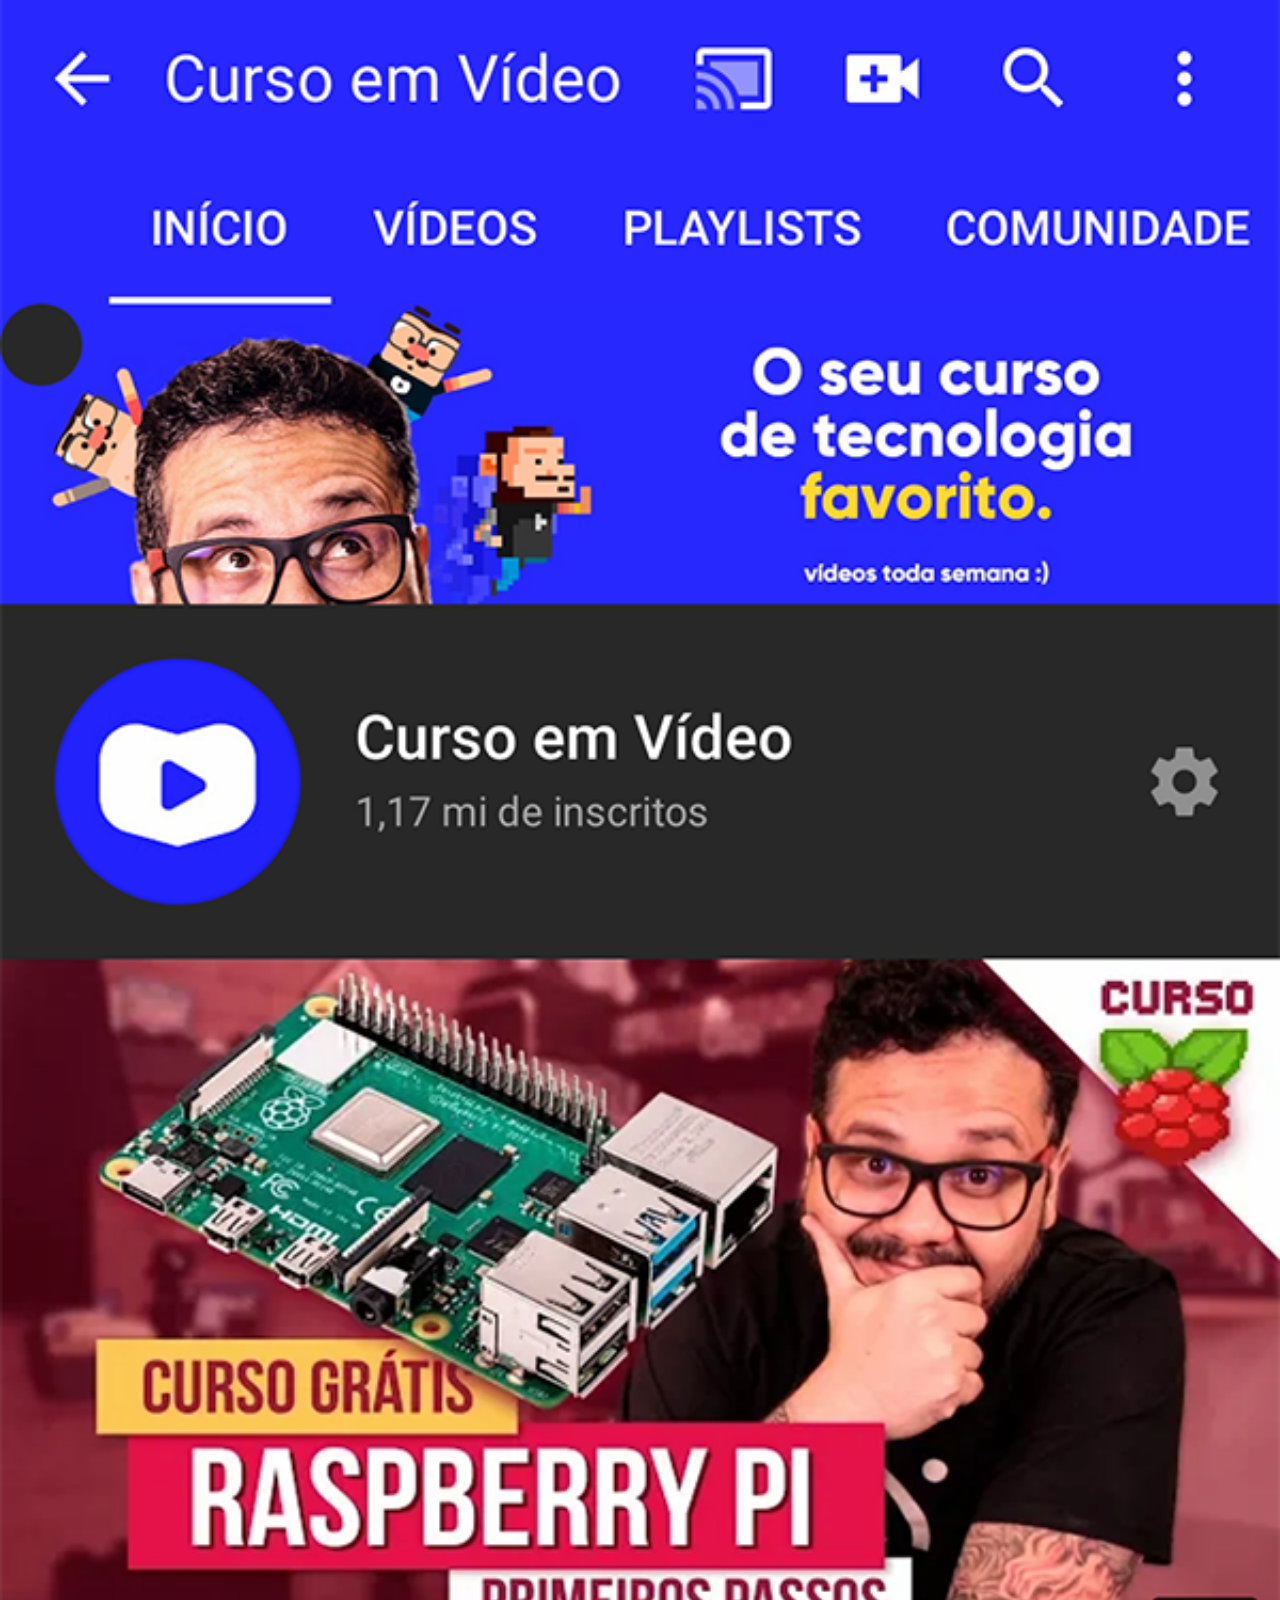
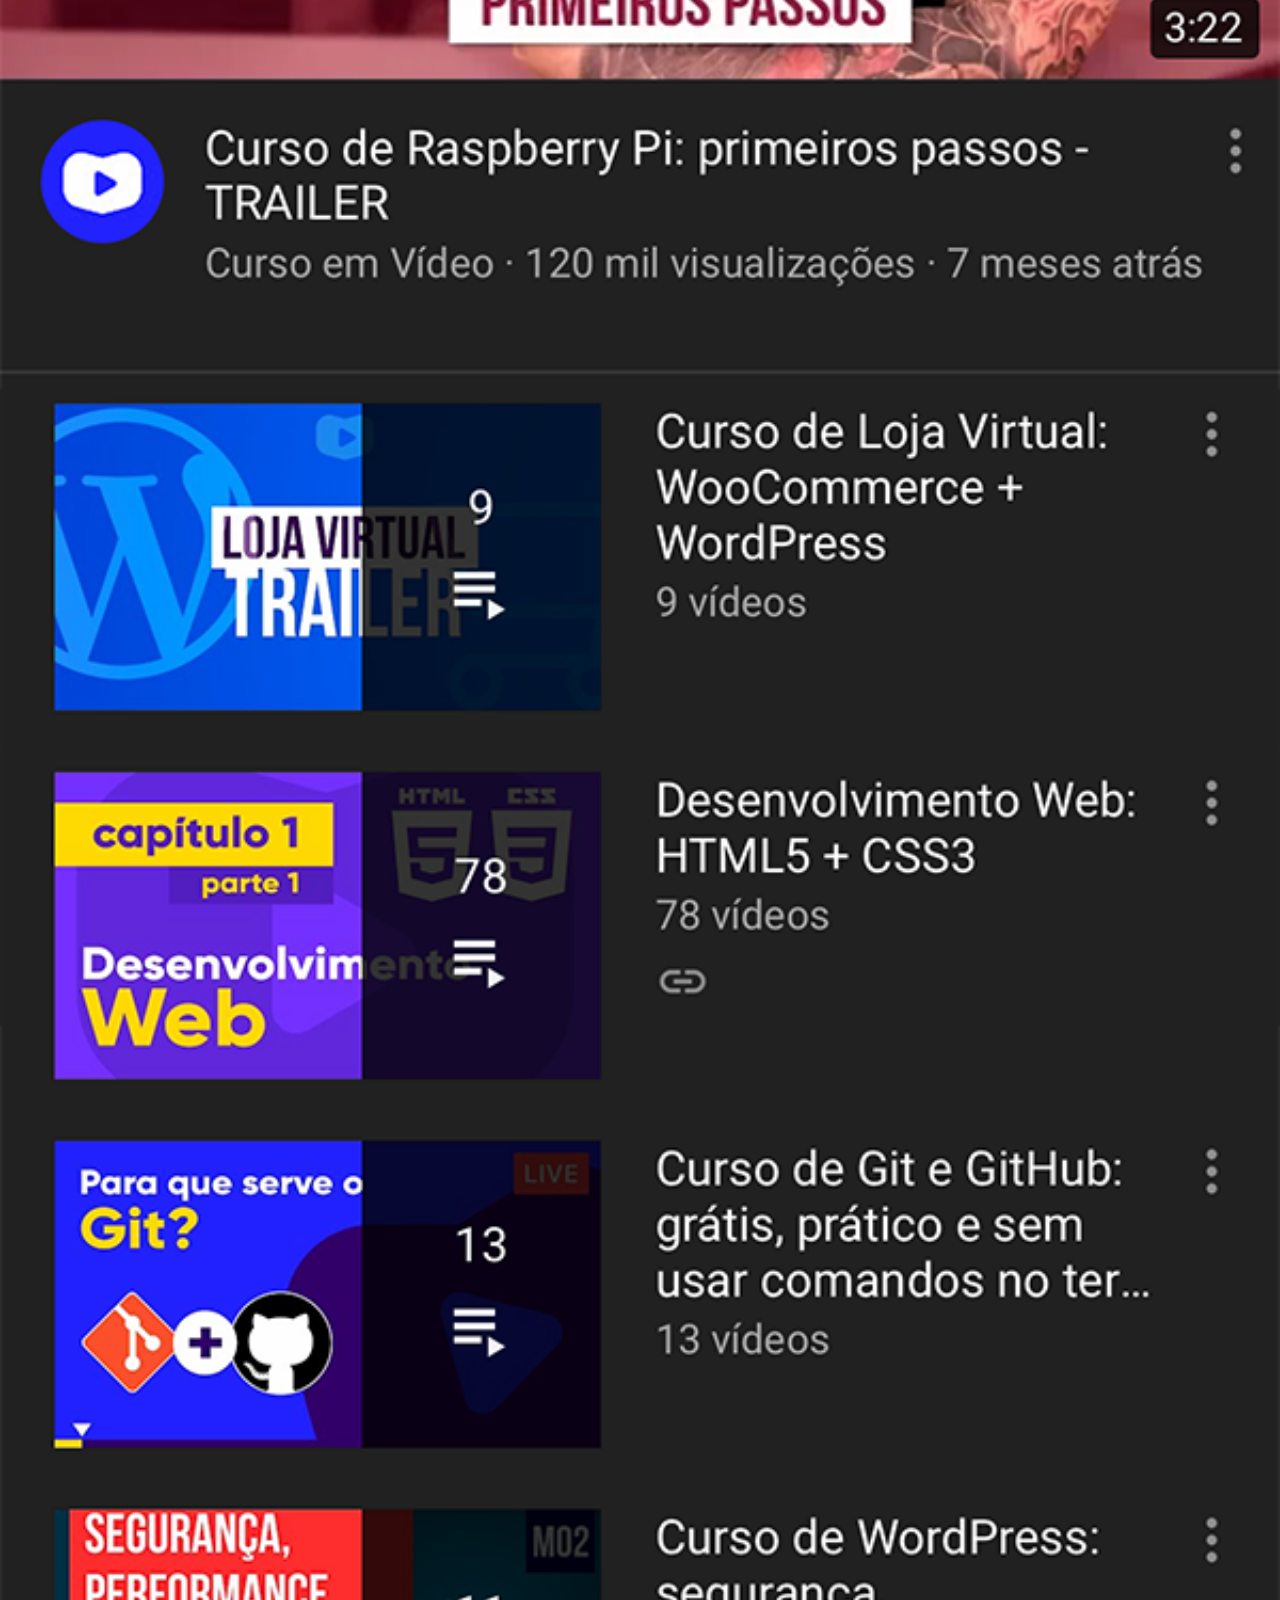
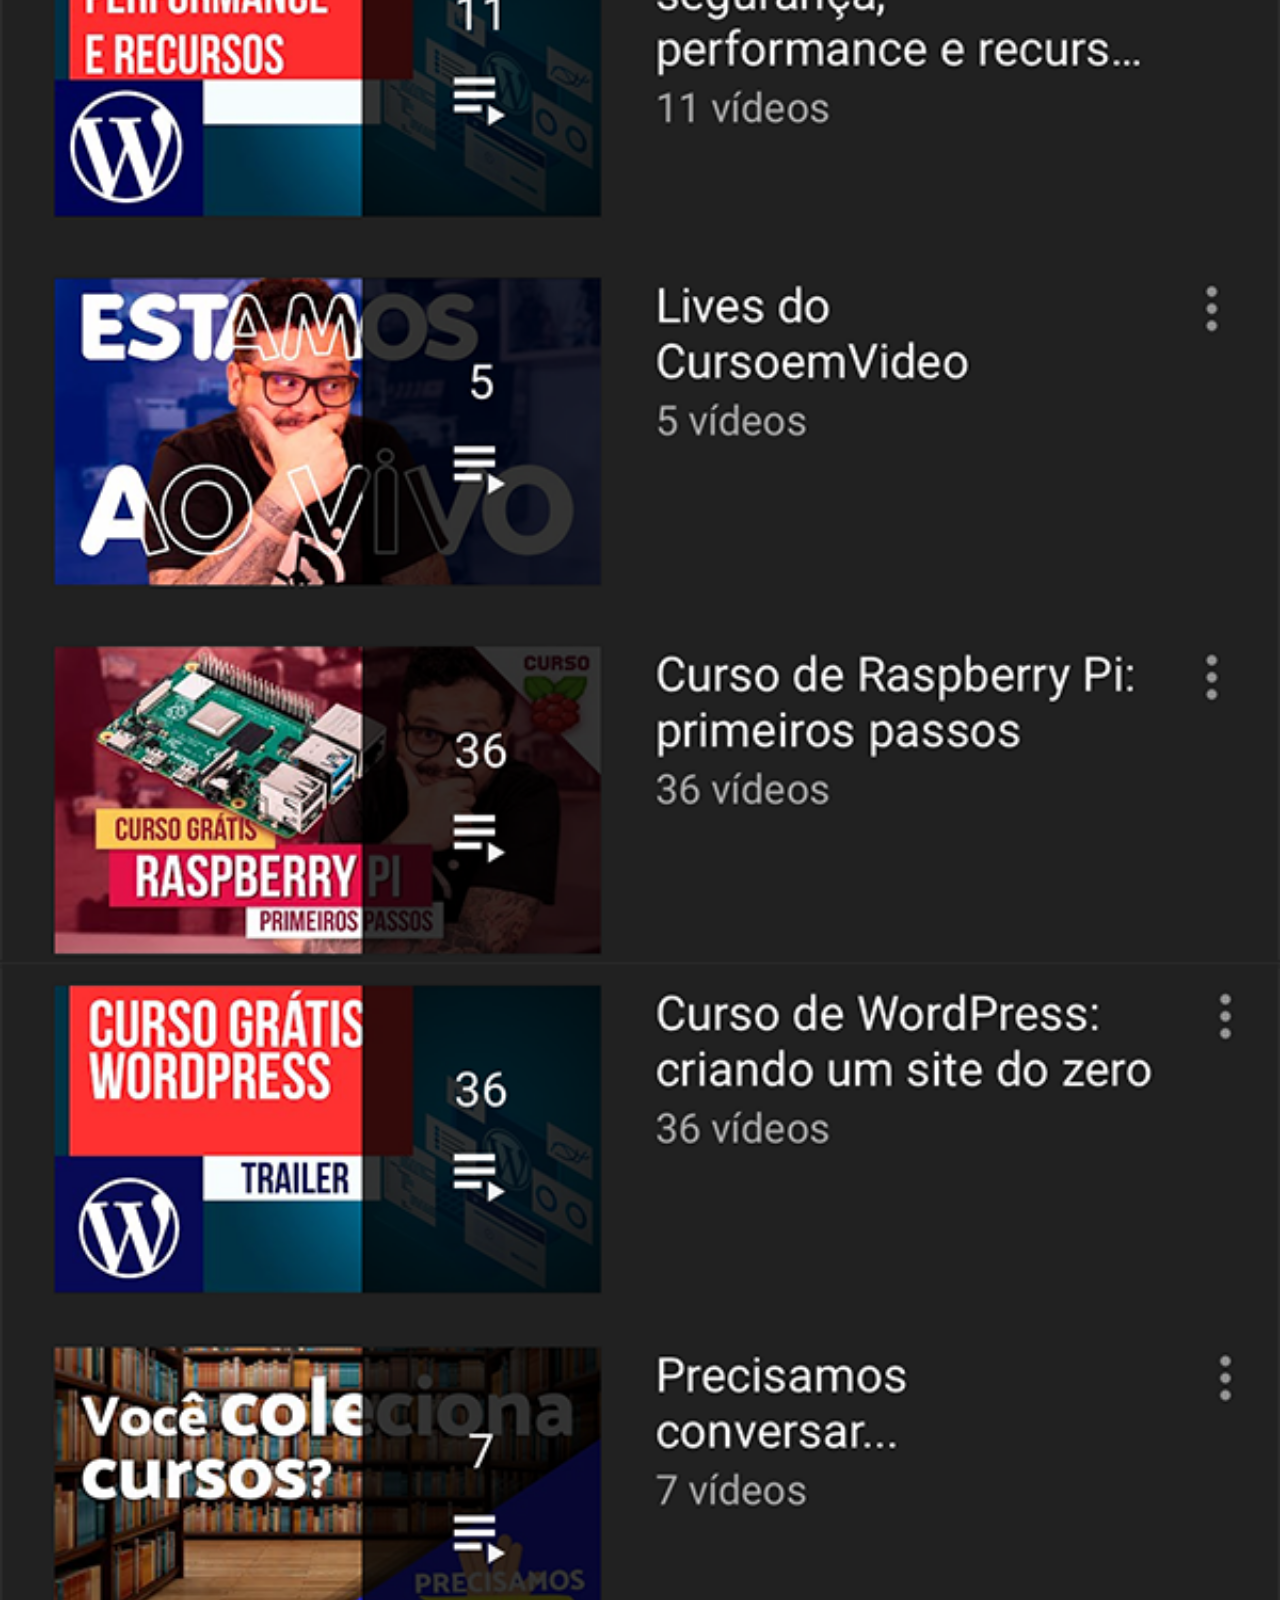
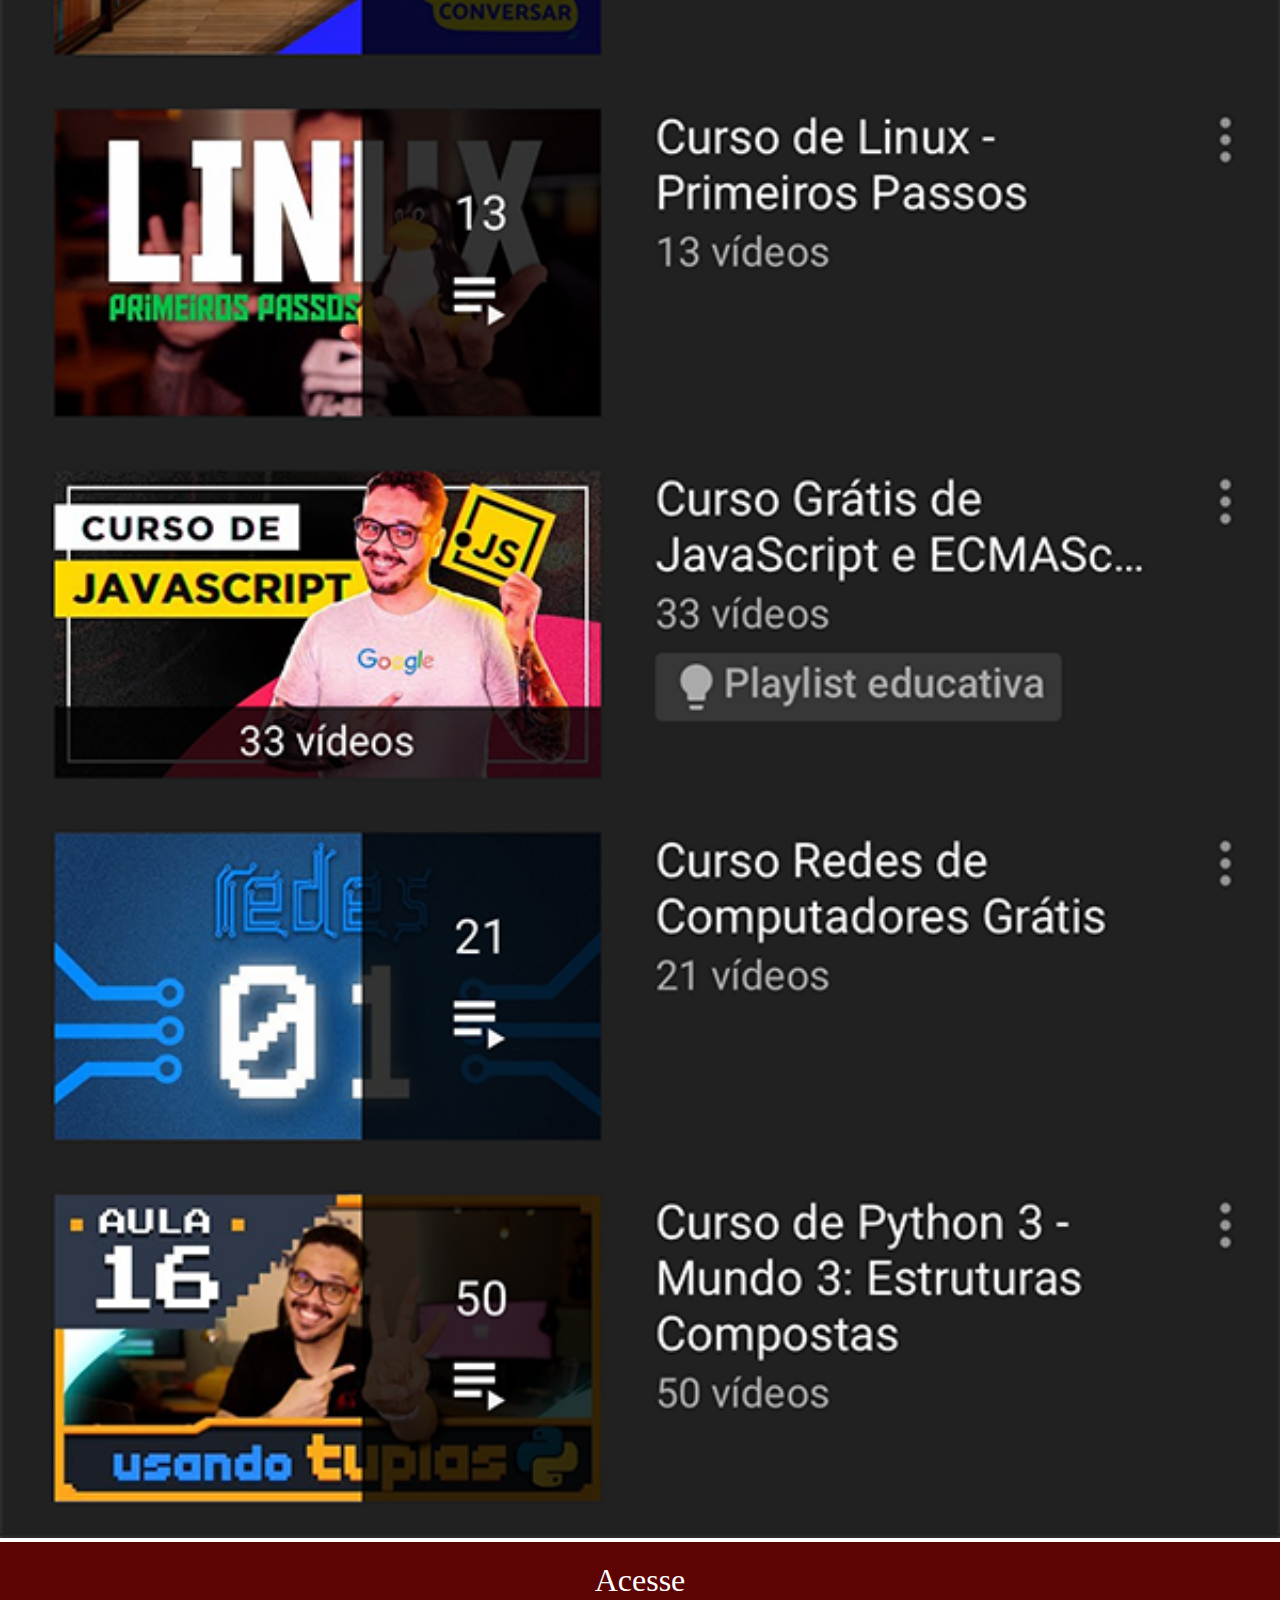
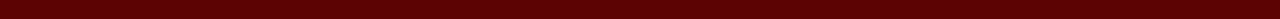
<file: tela-youtube.html>
<!DOCTYPE html>
<html lang="pt-br">
<head>
    <meta charset="UTF-8">
    <meta name="viewport" content="width=device-width, initial-scale=1.0">
    <title>Document</title>
    <style>
        * {
            margin: 0%;
            padding: 0%;
        }
        ::-webkit-scrollbar {
            width: 0px;
            height: 0px;
        }
        img {
            width: 100vw;
        }
        a {
            font-size: 2em;
            box-sizing: border-box;
            padding: 20px;
            text-decoration: none;
            text-align: center;
            color: white;
            display: block;
            background-color: rgb(92, 3, 3);
        }
        a:hover {
            font-size: 3em;
        }
    </style>
</head>
<body>
    <img src="imagens/tela-youtube.png" alt="">
    <a href="#">Acesse</a>
    
</body>
</html>
</file>
<file: estilo/style.css>
@charset "UTF-8";

* {
    margin: 0%;
    padding: 0%;
}

html ,body {
    position: relative;
    background-color: black;
    width: 100vw;
    height: 100vh;
}
body {
    background: url("../imagens/fundo-madeira.jpg") no-repeat top center;
    background-size: cover;
    background-attachment: fixed;
}
section#cel {
    position: absolute;
    top: 50%;
    left: 50%;
    transform: translate(-50%, -50%);
    background: url('../imagens/frame-iphone.png') no-repeat center center;
    background-size: cover;
    width: 311px;
    height: 627px;
}
iframe {
    border-radius: 3px;
    position: absolute;
    top: 80px;
    left: 22px;
    width: 266px;
    height: 471px;
}
</file>
